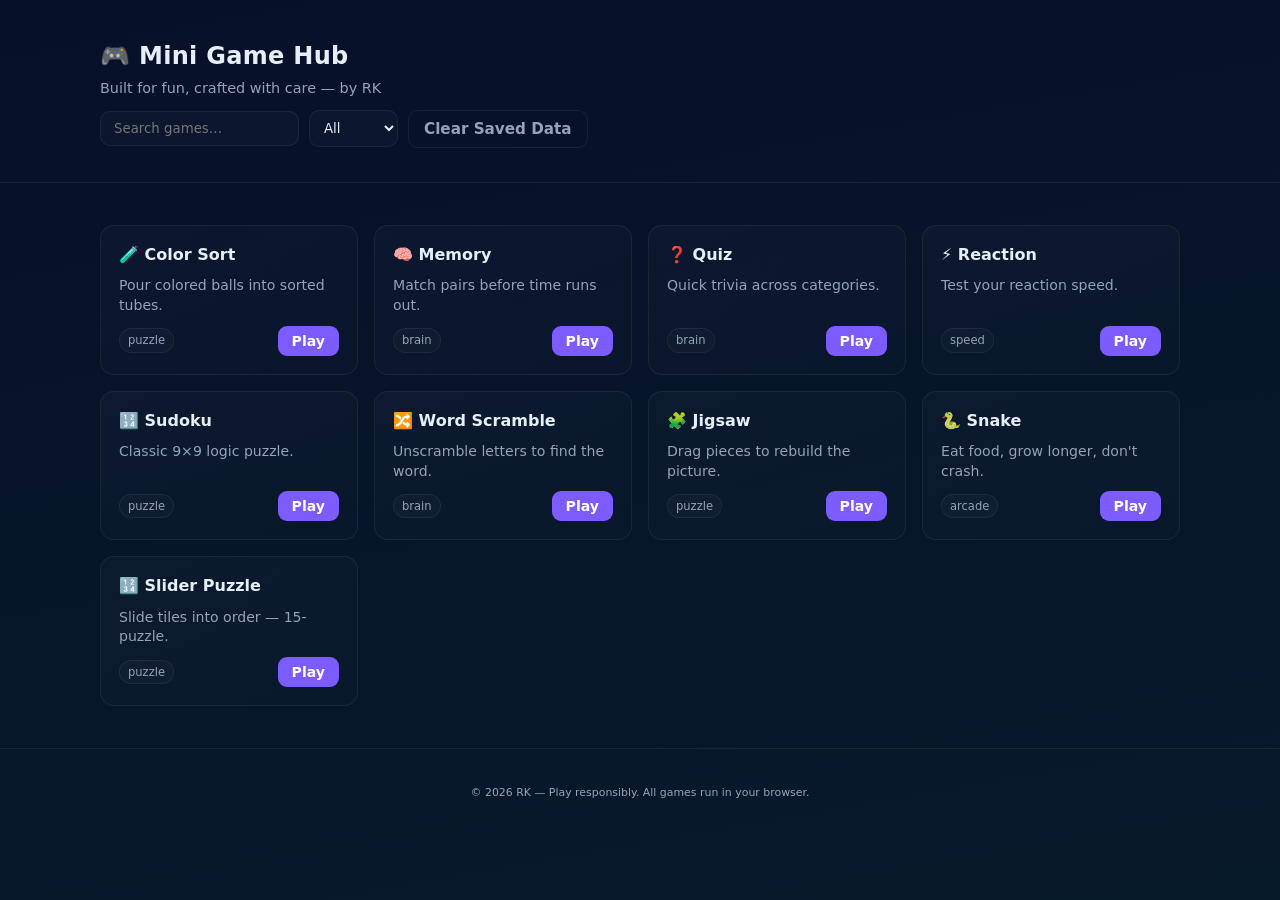
<file: index.html>
<!doctype html>
<html lang="en">
<head>
<meta charset="utf-8"/>
<meta name="viewport" content="width=device-width,initial-scale=1"/>
<title>Mini Game Hub — by RK</title>
<meta name="description" content="Mini Game Hub — 8 browser games, no install needed."/>
<style>
/* ============================================================
   GLOBAL BASE
   ============================================================ */
:root{
  --bg:#071029; --surface:rgba(255,255,255,0.025); --border:rgba(255,255,255,0.06);
  --accent:#7c5cff; --accent2:#06b6d4; --muted:#94a3b8;
  --green:#22c55e; --red:#ef4444; --yellow:#eab308;
  --radius:14px; --gap:16px; --max:1120px;
  color-scheme:dark;
  font-family:Inter,"Segoe UI",system-ui,-apple-system,Arial,sans-serif;
}
*{box-sizing:border-box;margin:0;padding:0}
html,body{height:100%;-webkit-font-smoothing:antialiased}
body{background:linear-gradient(170deg,#071029 0%,#071a2a 100%);color:#e6eef8;line-height:1.4}
.container{max-width:var(--max);margin:0 auto;padding:20px}
button{cursor:pointer;font-family:inherit}
input,select,textarea{font-family:inherit;color:inherit}
.hidden{display:none!important}
.btn{
  background:var(--accent);border:none;color:#fff;
  padding:9px 15px;border-radius:10px;font-weight:600;font-size:0.95rem;
  transition:transform .12s,box-shadow .12s;
}
.btn:hover{transform:translateY(-1px);box-shadow:0 8px 22px rgba(124,92,255,.22)}
.btn:active{transform:translateY(1px)}
.btn-ghost{background:transparent;border:1px solid var(--border);color:var(--muted)}
.btn-ghost:hover{border-color:rgba(255,255,255,.12);color:#e6eef8}
.back-btn{
  background:transparent;border:none;color:var(--muted);
  font-size:0.9rem;padding:6px 0;margin-bottom:10px;
}
.back-btn:hover{color:#e6eef8}
.sr-only{position:absolute!important;height:1px;width:1px;overflow:hidden;clip:rect(1px,1px,1px,1px);white-space:nowrap}

/* ============================================================
   HUB — header, grid, footer
   ============================================================ */
.hub{display:block}
.site-header{padding:20px 0 14px;border-bottom:1px solid var(--border)}
.brand{font-size:1.5rem;font-weight:700;letter-spacing:.3px}
.tagline{color:var(--muted);font-size:.9rem;margin-top:4px}
.controls{display:flex;gap:10px;align-items:center;margin-top:12px;flex-wrap:wrap}
.controls input[type="search"]{
  background:var(--surface);border:1px solid var(--border);
  padding:9px 13px;border-radius:10px;min-width:180px;outline:none;
}
.controls input[type="search"]:focus{border-color:rgba(124,92,255,.4)}
.controls select{
  background:var(--surface);border:1px solid var(--border);
  padding:9px 10px;border-radius:10px;
}
.games-grid{
  display:grid;
  grid-template-columns:repeat(auto-fill,minmax(210px,1fr));
  gap:var(--gap);margin:22px 0;
}
.card{
  background:linear-gradient(160deg,rgba(255,255,255,.025),rgba(255,255,255,.01));
  border:1px solid var(--border);border-radius:var(--radius);
  padding:18px;display:flex;flex-direction:column;gap:10px;
  min-height:140px;cursor:pointer;
  transition:transform .17s,box-shadow .17s;
  position:relative;
}
.card:hover,.card:focus-within{transform:translateY(-5px);box-shadow:0 14px 32px rgba(0,0,0,.45)}
.card h3{font-size:1rem;font-weight:600}
.card p{color:var(--muted);font-size:.88rem}
.card .meta{margin-top:auto;display:flex;justify-content:space-between;align-items:center}
.card .badge{font-size:.72rem;background:var(--surface);border:1px solid var(--border);padding:3px 8px;border-radius:20px;color:var(--muted)}
.card .play{
  background:var(--accent);color:#fff;border:none;
  padding:7px 14px;border-radius:9px;font-size:.88rem;font-weight:600;
  text-decoration:none;
}
.card .play:hover{background:#6d4ff0}
.footer-actions{display:flex;gap:10px;justify-content:center;margin:10px 0 20px}
.site-footer{border-top:1px solid var(--border);padding:14px 0;text-align:center;color:var(--muted);font-size:.82rem}
.no-results{color:var(--muted);text-align:center;padding:40px;grid-column:1/-1}

/* ============================================================
   GAME PANE (fullscreen overlay when a game is open)
   ============================================================ */
#gamepane{
  position:fixed;inset:0;background:linear-gradient(170deg,#071029 0%,#071a2a 100%);
  z-index:100;overflow-y:auto;display:none;
}
#gamepane.open{display:block}
.gpanel{max-width:1080px;margin:0 auto;padding:18px}

/* ============================================================
   SHARED GAME STYLES
   ============================================================ */
.game-header{display:flex;align-items:center;gap:14px;margin-bottom:14px;flex-wrap:wrap}
.game-header h1{font-size:1.25rem;font-weight:700}
.game-stat{color:var(--muted);font-size:.9rem}

/* ============================================================
   COLOR SORT
   ============================================================ */
#cs-wrap{text-align:center}
.cs-controls-top{display:flex;gap:10px;align-items:center;justify-content:center;flex-wrap:wrap;margin-bottom:14px}
.cs-controls-top select{background:var(--surface);border:1px solid var(--border);padding:8px 10px;border-radius:10px}
#cs-tubes{
  display:flex;gap:14px;justify-content:center;flex-wrap:wrap;margin:18px 0;
}
.tube{
  width:68px;height:220px;border-radius:16px;padding:8px;
  border:2px solid var(--border);
  background:linear-gradient(180deg,rgba(255,255,255,.025),rgba(255,255,255,.01));
  display:flex;flex-direction:column-reverse;align-items:center;
  cursor:pointer;transition:transform .12s,box-shadow .12s;
  box-shadow:0 4px 14px rgba(2,6,23,.4);
}
.tube:hover{transform:translateY(-3px)}
.tube.selected{outline:3px solid rgba(124,92,255,.35);box-shadow:0 8px 24px rgba(124,92,255,.12)}
.tube.hint-glow{animation:hintPulse .9s ease infinite alternate}
@keyframes hintPulse{from{box-shadow:0 0 0 rgba(34,197,94,.1)}to{box-shadow:0 0 20px rgba(34,197,94,.25)}}
.tube.win-pop{animation:winPop .4s ease}
@keyframes winPop{0%{transform:scale(1)}50%{transform:scale(1.07)}100%{transform:scale(1)}}
.ball{
  width:40px;height:40px;border-radius:50%;margin:3px 0;flex-shrink:0;
  box-shadow:0 4px 10px rgba(2,6,23,.35),inset 0 -4px 8px rgba(255,255,255,.06);
}
.ball.drop{animation:dropIn .24s cubic-bezier(.2,.9,.2,1) forwards}
@keyframes dropIn{0%{transform:translateY(-14px) scale(.82);opacity:0}60%{transform:translateY(4px) scale(1.05);opacity:1}100%{transform:translateY(0) scale(1)}}
.b-red{background:linear-gradient(180deg,#ff6b6b,#ef4444)}
.b-blue{background:linear-gradient(180deg,#60a5fa,#3b82f6)}
.b-green{background:linear-gradient(180deg,#86efac,#22c55e)}
.b-yellow{background:linear-gradient(180deg,#facc15,#eab308)}
.b-purple{background:linear-gradient(180deg,#c7b3ff,#a855f7)}
.b-cyan{background:linear-gradient(180deg,#67e8f9,#06b6d4)}
.b-orange{background:linear-gradient(180deg,#fdba74,#f97316)}
.b-pink{background:linear-gradient(180deg,#f9a8d4,#ec4899)}
.cs-actions{display:flex;gap:10px;justify-content:center;flex-wrap:wrap}
#cs-nextLevel{margin-left:8px}
.cs-help{color:var(--muted);font-size:.85rem;margin-top:10px}
#cs-confetti{position:fixed;inset:0;pointer-events:none;z-index:999}

/* ============================================================
   MEMORY GAME
   ============================================================ */
#mem-wrap{text-align:center}
.mem-controls{display:flex;gap:10px;align-items:center;justify-content:center;flex-wrap:wrap;margin-bottom:14px}
.mem-controls select{background:var(--surface);border:1px solid var(--border);padding:8px 10px;border-radius:10px}
#mem-grid{
  display:grid;gap:10px;margin:14px auto;
  width:fit-content;
}
.mem-card{
  width:70px;height:70px;border-radius:10px;display:flex;align-items:center;justify-content:center;
  font-size:1.5rem;
  background:var(--surface);border:1px solid var(--border);cursor:pointer;
  user-select:none;
  transition:transform .18s,background .14s;
}
.mem-card.flipped,.mem-card.matched{background:rgba(124,92,255,.15);border-color:rgba(124,92,255,.3);transform:scale(1.06)}
.mem-card.matched{background:rgba(34,197,94,.12);border-color:rgba(34,197,94,.25);cursor:default;transform:none}
.mem-card:not(.flipped):not(.matched):hover{transform:scale(1.04)}
.mem-modal{
  position:fixed;inset:0;background:rgba(0,0,0,.7);display:flex;align-items:center;justify-content:center;z-index:200;
}
.mem-modal-box{background:#0f1724;border:1px solid var(--border);border-radius:var(--radius);padding:28px;text-align:center;max-width:340px}
.mem-modal-box p{margin-bottom:16px}

/* ============================================================
   QUIZ GAME
   ============================================================ */
#quiz-wrap{}
.quiz-categories{display:flex;gap:10px;flex-wrap:wrap;margin:10px 0}
.quiz-cat-btn{
  background:var(--surface);border:1px solid var(--border);color:#e6eef8;
  padding:10px 16px;border-radius:10px;font-size:.92rem;
  transition:background .12s,border-color .12s;
}
.quiz-cat-btn:hover{background:rgba(124,92,255,.12);border-color:rgba(124,92,255,.3)}
.quiz-diff-btns{display:flex;gap:10px;flex-wrap:wrap;margin:10px 0}
.quiz-progress{height:6px;background:var(--surface);border-radius:10px;margin:10px 0;overflow:hidden}
.quiz-progress-bar{height:100%;background:var(--accent);border-radius:10px;transition:width .3s}
#quiz-question{font-size:1.1rem;font-weight:600;margin:10px 0 14px}
.quiz-options{display:grid;grid-template-columns:1fr 1fr;gap:10px;margin-bottom:12px}
.quiz-opt{
  background:var(--surface);border:1px solid var(--border);color:#e6eef8;
  padding:12px 14px;border-radius:10px;text-align:left;font-size:.9rem;
  transition:background .12s,border-color .12s;
}
.quiz-opt:hover:not(:disabled){background:rgba(124,92,255,.1);border-color:rgba(124,92,255,.25)}
.quiz-opt.correct{background:rgba(34,197,94,.15)!important;border-color:rgba(34,197,94,.4)!important;color:#86efac}
.quiz-opt.wrong{background:rgba(239,68,68,.12)!important;border-color:rgba(239,68,68,.3)!important;color:#fca5a5}
.quiz-opt:disabled{cursor:default;opacity:.85}
#quiz-explanation{color:var(--muted);font-size:.88rem;margin:8px 0;min-height:20px}
.quiz-info{color:var(--muted);font-size:.88rem;margin:6px 0}
.quiz-result{text-align:center;padding:30px 0}
.quiz-result h2{font-size:1.4rem;margin-bottom:10px}
.quiz-result p{color:var(--muted);margin-bottom:6px}
.quiz-result .big{font-size:2rem;font-weight:700;color:#e6eef8;margin:10px 0}

/* ============================================================
   REACTION SPEED
   ============================================================ */
#rxn-wrap{text-align:center}
#rxn-box{
  width:240px;height:240px;border-radius:var(--radius);margin:24px auto;
  display:none;cursor:pointer;transition:background .1s;
}
#rxn-box.waiting{background:var(--red);display:flex;align-items:center;justify-content:center;color:#fff;font-size:.9rem}
#rxn-box.go{background:var(--green);display:flex;align-items:center;justify-content:center;color:#fff;font-size:1.4rem;font-weight:700}
#rxn-msg{color:var(--muted);font-size:1rem;margin:14px 0}
.rxn-stats{display:flex;gap:24px;justify-content:center;margin:12px 0;flex-wrap:wrap}
.rxn-stat{text-align:center}
.rxn-stat strong{display:block;font-size:1.3rem;color:#e6eef8}
.rxn-stat span{color:var(--muted);font-size:.82rem}

/* ============================================================
   SUDOKU
   ============================================================ */
#sdk-wrap{}
.sdk-top{display:flex;gap:10px;align-items:center;flex-wrap:wrap;margin-bottom:12px}
.sdk-top select{background:var(--surface);border:1px solid var(--border);padding:8px 10px;border-radius:10px}
.sdk-area{display:flex;gap:18px;align-items:flex-start;flex-wrap:wrap}
.sdk-board{
  display:grid;
  grid-template-columns:repeat(9,52px);
  grid-template-rows:repeat(9,52px);
  gap:4px;padding:10px;
  background:var(--surface);border:1px solid var(--border);
  border-radius:var(--radius);box-shadow:0 12px 30px rgba(2,6,23,.5);
  position:relative;
}
.sdk-cell{
  width:52px;height:52px;display:flex;align-items:center;justify-content:center;
  background:rgba(255,255,255,.02);border:1px solid rgba(255,255,255,.04);
  border-radius:6px;font-size:1rem;font-weight:600;cursor:pointer;
  position:relative;user-select:none;outline:none;
  transition:background .1s,transform .1s;
}
.sdk-cell:focus,.sdk-cell:hover{background:rgba(124,92,255,.08);transform:scale(1.04)}
.sdk-cell.prefilled{background:rgba(255,255,255,.04);color:#cbd5e1;cursor:default;font-weight:700}
.sdk-cell.selected{background:rgba(124,92,255,.15)!important;outline:2px solid rgba(124,92,255,.4)}
.sdk-cell.error{background:rgba(239,68,68,.13);color:#fca5a5}
.sdk-cell.related{background:rgba(124,92,255,.05)}
/* thick box borders via nth-child */
.sdk-cell:nth-child(9n+4),.sdk-cell:nth-child(9n+7){border-left:2px solid rgba(255,255,255,.12)}
.sdk-cell:nth-child(n+19):nth-child(-n+27),.sdk-cell:nth-child(n+46):nth-child(-n+54){border-top:2px solid rgba(255,255,255,.12)}
.sdk-pencil{
  position:absolute;inset:3px;display:grid;grid-template-columns:repeat(3,1fr);
  font-size:.5rem;color:var(--muted);pointer-events:none;
  align-items:center;justify-items:center;
}
.sdk-controls{display:flex;flex-direction:column;gap:12px;min-width:200px}
.sdk-pad{display:grid;grid-template-columns:repeat(3,1fr);gap:7px}
.sdk-num{
  padding:10px;border-radius:8px;border:1px solid var(--border);
  background:var(--surface);color:#e6eef8;font-weight:700;font-size:1rem;
  transition:background .1s,transform .1s;
}
.sdk-num:hover{background:rgba(124,92,255,.12)}
.sdk-num:active{transform:scale(.96)}
.sdk-actions{display:flex;flex-wrap:wrap;gap:8px}
.sdk-msg{min-height:24px;color:var(--muted);font-size:.9rem;margin-top:4px}
.sdk-stat{color:var(--muted);font-size:.88rem;margin:4px 0}
@media(max-width:640px){
  .sdk-area{flex-direction:column;align-items:center}
  .sdk-board{grid-template-columns:repeat(9,38px);grid-template-rows:repeat(9,38px)}
  .sdk-cell{width:38px;height:38px;font-size:.8rem}
}

/* ============================================================
   WORD SCRAMBLE
   ============================================================ */
#ws-wrap{text-align:center}
.ws-level-btns{display:flex;gap:10px;justify-content:center;margin-bottom:14px;flex-wrap:wrap}
.ws-word{font-size:2.8rem;font-weight:800;letter-spacing:.2rem;margin:18px 0;color:#e6eef8;word-break:break-all}
.ws-input-row{display:flex;gap:10px;justify-content:center;flex-wrap:wrap;margin-bottom:10px}
.ws-input-row input{
  background:var(--surface);border:1px solid var(--border);
  padding:11px 14px;border-radius:10px;font-size:1rem;
  outline:none;width:220px;
}
.ws-input-row input:focus{border-color:rgba(124,92,255,.4)}
.ws-msg{min-height:28px;font-size:1rem;margin:6px 0}
.ws-stars{font-size:1.2rem;letter-spacing:2px;min-height:28px;margin:4px 0}
.ws-hint{color:var(--muted);font-size:.85rem;margin:8px 0;cursor:pointer;text-decoration:underline}
.ws-teacher{margin-top:20px;padding-top:16px;border-top:1px solid var(--border);text-align:left}
.ws-teacher textarea{
  background:var(--surface);border:1px solid var(--border);
  width:100%;padding:10px;border-radius:10px;margin-top:8px;resize:vertical;
  min-height:70px;
}

/* ============================================================
   JIGSAW — NEW improved version
   ============================================================ */
#jig-wrap{text-align:center}
.jig-levels{display:flex;gap:10px;justify-content:center;margin-bottom:14px;flex-wrap:wrap}
#jig-board{
  display:grid;gap:2px;margin:0 auto;
  border:2px solid var(--border);border-radius:10px;overflow:hidden;
  width:fit-content;touch-action:none;
}
.jig-piece{
  cursor:grab;transition:filter .1s,transform .1s;background-size:cover;background-repeat:no-repeat;
}
.jig-piece:active{cursor:grabbing}
.jig-piece.drag-over{filter:brightness(1.4);transform:scale(1.06)}
.jig-piece.correct-place{box-shadow:inset 0 0 0 3px rgba(34,197,94,.5)}
.jig-piece.selected-piece{outline:3px solid rgba(124,92,255,.7);z-index:2}
#jig-msg{margin-top:12px;font-size:1rem;min-height:24px}
.jig-preview{width:80px;height:80px;object-fit:cover;border-radius:8px;border:1px solid var(--border);margin:0 auto 10px}

/* ============================================================
   SNAKE GAME (NEW)
   ============================================================ */
#snk-wrap{text-align:center}
#snk-canvas{
  border:2px solid var(--border);border-radius:10px;
  background:#060e1c;display:block;margin:14px auto;
  touch-action:none;
}
.snk-controls{display:flex;gap:10px;justify-content:center;flex-wrap:wrap;margin:8px 0}
.snk-dpad{display:grid;grid-template-columns:repeat(3,52px);grid-template-rows:repeat(3,52px);gap:4px;margin:12px auto;width:fit-content}
.snk-dpad button{width:52px;height:52px;border-radius:10px;border:1px solid var(--border);background:var(--surface);color:#e6eef8;font-size:1.2rem}
.snk-dpad button:active{background:rgba(124,92,255,.2)}
.snk-empty{background:transparent!important;border:none!important;pointer-events:none}
.snk-stat{font-size:.9rem;color:var(--muted);margin:4px 0}

/* ============================================================
   NUMBER SLIDER — 15-puzzle (NEW)
   ============================================================ */
#sldr-wrap{text-align:center}
#sldr-board{
  display:grid;grid-template-columns:repeat(4,80px);
  grid-template-rows:repeat(4,80px);gap:6px;
  margin:16px auto;width:fit-content;
}
.sldr-tile{
  width:80px;height:80px;border-radius:12px;
  background:linear-gradient(135deg,rgba(124,92,255,.18),rgba(6,182,212,.10));
  border:1px solid var(--border);
  display:flex;align-items:center;justify-content:center;
  font-size:1.4rem;font-weight:700;cursor:pointer;
  transition:transform .1s,background .1s;
  user-select:none;
}
.sldr-tile:hover{background:rgba(124,92,255,.25);transform:scale(1.04)}
.sldr-tile.empty{background:rgba(255,255,255,.025)!important;border-color:rgba(255,255,255,.04)!important;cursor:default}
.sldr-tile.correct-pos{border-color:rgba(34,197,94,.4)!important;background:rgba(34,197,94,.08)!important}
#sldr-msg{font-size:1rem;min-height:24px;margin:8px 0}
@media(max-width:420px){
  #sldr-board{grid-template-columns:repeat(4,64px);grid-template-rows:repeat(4,64px)}
  .sldr-tile{width:64px;height:64px;font-size:1.1rem}
}

/* ============================================================
   RESPONSIVE
   ============================================================ */
@media(max-width:520px){
  .controls{flex-direction:column;align-items:stretch}
  .controls input[type="search"]{width:100%}
  .quiz-options{grid-template-columns:1fr}
  .mem-card{width:58px;height:58px;font-size:1.2rem}
  .tube{width:52px;height:190px}
  .ball{width:32px;height:32px}
}
@media(prefers-reduced-motion:reduce){
  *{animation:none!important;transition:none!important;transform:none!important}
}
</style>
</head>
<body>

<!-- ===================== HUB ===================== -->
<div class="hub" id="hub">
  <header class="site-header" role="banner">
    <div class="container">
      <h1 class="brand">🎮 Mini Game Hub</h1>
      <p class="tagline">Built for fun, crafted with care — by RK</p>
      <div class="controls">
        <label for="search" class="sr-only">Search games</label>
        <input id="search" type="search" placeholder="Search games…" aria-label="Search games"/>
        <select id="cat-filter" aria-label="Filter by category">
          <option value="all">All</option>
          <option value="puzzle">Puzzle</option>
          <option value="brain">Brain</option>
          <option value="speed">Speed</option>
          <option value="arcade">Arcade</option>
        </select>
        <button class="btn btn-ghost" id="clearStorage">Clear Saved Data</button>
      </div>
    </div>
  </header>
  <main class="container" id="main" role="main">
    <section id="gamesGrid" class="games-grid" aria-live="polite"></section>
  </main>
  <footer class="site-footer">
    <div class="container"><small>© <span id="year"></span> RK — Play responsibly. All games run in your browser.</small></div>
  </footer>
</div>

<!-- ===================== GAME PANE ===================== -->
<div id="gamepane" role="dialog" aria-modal="true" aria-label="Game">
  <div class="gpanel" id="gamecontent"></div>
</div>

<!-- ===================== CONFETTI CANVAS ===================== -->
<canvas id="confettiCanvas" style="position:fixed;inset:0;pointer-events:none;z-index:9999;width:100%;height:100%;" aria-hidden="true"></canvas>

<script>
/* ============================================================
   HUB DATA — 8 games (6 original fixed + 2 new)
   ============================================================ */
const GAMES = [
  { id:"color-sort", title:"🧪 Color Sort", desc:"Pour colored balls into sorted tubes.", category:"puzzle" },
  { id:"memory",     title:"🧠 Memory",     desc:"Match pairs before time runs out.",    category:"brain"  },
  { id:"quiz",       title:"❓ Quiz",        desc:"Quick trivia across categories.",      category:"brain"  },
  { id:"reaction",   title:"⚡ Reaction",   desc:"Test your reaction speed.",            category:"speed"  },
  { id:"sudoku",     title:"🔢 Sudoku",     desc:"Classic 9×9 logic puzzle.",           category:"puzzle" },
  { id:"word-scramble", title:"🔀 Word Scramble", desc:"Unscramble letters to find the word.", category:"brain" },
  { id:"jigsaw",    title:"🧩 Jigsaw",     desc:"Drag pieces to rebuild the picture.",  category:"puzzle" },
  { id:"snake",     title:"🐍 Snake",      desc:"Eat food, grow longer, don't crash.",  category:"arcade" },
  { id:"slider",    title:"🔢 Slider Puzzle", desc:"Slide tiles into order — 15-puzzle.", category:"puzzle" },
];

/* ---- Hub render ---- */
const grid = document.getElementById("gamesGrid");
const searchEl = document.getElementById("search");
const catFilter = document.getElementById("cat-filter");
document.getElementById("year").textContent = new Date().getFullYear();

function createCard(g){
  const card = document.createElement("article");
  card.className = "card"; card.tabIndex = 0;
  card.dataset.category = g.category;
  card.innerHTML = `
    <h3>${g.title}</h3>
    <p>${g.desc}</p>
    <div class="meta">
      <span class="badge">${g.category}</span>
      <button class="play" aria-label="Play ${g.title}">Play</button>
    </div>`;
  const open = () => openGame(g.id);
  card.querySelector(".play").addEventListener("click", e => { e.stopPropagation(); open(); });
  card.addEventListener("click", e => { if(e.target.classList.contains("play")) return; open(); });
  card.addEventListener("keydown", e => { if(e.key==="Enter"||e.key===" "){ e.preventDefault(); open(); }});
  return card;
}

function renderHub(list){
  grid.innerHTML = "";
  if(!list.length){
    grid.innerHTML = '<p class="no-results">No games found. Try a different search.</p>';
    return;
  }
  const frag = document.createDocumentFragment();
  list.forEach(g => frag.appendChild(createCard(g)));
  grid.appendChild(frag);
}
renderHub(GAMES);

function applyFilters(){
  const q = searchEl.value.trim().toLowerCase();
  const cat = catFilter.value;
  renderHub(GAMES.filter(g => {
    const mq = !q || g.title.toLowerCase().includes(q) || g.desc.toLowerCase().includes(q);
    const mc = cat==="all" || g.category===cat;
    return mq && mc;
  }));
}
searchEl.addEventListener("input", applyFilters);
catFilter.addEventListener("change", applyFilters);
document.getElementById("clearStorage").addEventListener("click", () => {
  if(!confirm("Clear all saved game data?")) return;
  localStorage.clear();
  alert("Cleared.");
});
document.addEventListener("keydown", e => { if(e.key==="/" && searchEl){ e.preventDefault(); searchEl.focus(); }});

/* ============================================================
   GAME PANE ROUTER
   ============================================================ */
const pane = document.getElementById("gamepane");
const content = document.getElementById("gamecontent");
let activeGame = null, gameCleanup = null;

function openGame(id){
  if(gameCleanup){ gameCleanup(); gameCleanup = null; }
  content.innerHTML = "";
  pane.classList.add("open");
  document.body.style.overflow = "hidden";
  activeGame = id;

  const backBtn = document.createElement("button");
  backBtn.className = "back-btn";
  backBtn.innerHTML = "← Back to Hub";
  backBtn.addEventListener("click", closeGame);

  const gameHeader = document.createElement("div");
  gameHeader.className = "game-header";
  gameHeader.appendChild(backBtn);

  content.appendChild(gameHeader);

  const wrap = document.createElement("div");
  content.appendChild(wrap);

  switch(id){
    case "color-sort":   gameCleanup = initColorSort(wrap);   break;
    case "memory":       gameCleanup = initMemory(wrap);       break;
    case "quiz":         gameCleanup = initQuiz(wrap);         break;
    case "reaction":     gameCleanup = initReaction(wrap);     break;
    case "sudoku":       gameCleanup = initSudoku(wrap);       break;
    case "word-scramble":gameCleanup = initWordScramble(wrap); break;
    case "jigsaw":       gameCleanup = initJigsaw(wrap);       break;
    case "snake":        gameCleanup = initSnake(wrap);        break;
    case "slider":       gameCleanup = initSlider(wrap);       break;
  }
}

function closeGame(){
  if(gameCleanup){ gameCleanup(); gameCleanup = null; }
  pane.classList.remove("open");
  document.body.style.overflow = "";
  content.innerHTML = "";
  activeGame = null;
}

document.addEventListener("keydown", e => { if(e.key==="Escape" && activeGame) closeGame(); });

/* ============================================================
   CONFETTI
   ============================================================ */
(function setupConfetti(){
  const canvas = document.getElementById("confettiCanvas");
  if(!canvas) return;
  const ctx = canvas.getContext("2d");
  let W,H, particles=[], raf=null;
  function resize(){ W=canvas.width=window.innerWidth; H=canvas.height=window.innerHeight; }
  window.addEventListener("resize",resize); resize();
  function rand(a,b){return Math.random()*(b-a)+a;}
  function burst(x,y,n=60){
    for(let i=0;i<n;i++) particles.push({
      x:x||W/2,y:y||H/3,vx:rand(-7,7),vy:rand(-13,-3),
      size:rand(5,11),rot:rand(0,360),
      color:`hsl(${Math.floor(rand(0,360))}deg 75% 60%)`,
      drag:.979,life:0,ttl:rand(65,130)
    });
    if(!raf) loop();
  }
  function loop(){
    ctx.clearRect(0,0,W,H);
    for(let i=particles.length-1;i>=0;i--){
      const p=particles[i];
      p.vy+=.35;p.vx*=p.drag;p.vy*=.997;
      p.x+=p.vx;p.y+=p.vy;p.rot+=p.vx*.6;p.life++;
      ctx.save();ctx.translate(p.x,p.y);ctx.rotate(p.rot*Math.PI/180);
      ctx.fillStyle=p.color;ctx.fillRect(-p.size/2,-p.size/2,p.size,p.size*.6);
      ctx.restore();
      if(p.y>H+60||p.life>p.ttl) particles.splice(i,1);
    }
    raf=particles.length?requestAnimationFrame(loop):(raf=null);
  }
  window.confettiBurst=burst;
})();

/* ============================================================
   COLOR SORT GAME — fixed: correct sound paths, audio unlock
   ============================================================ */
function initColorSort(wrap){
  wrap.id="cs-wrap";
  wrap.innerHTML=`
    <div style="text-align:center">
      <h1 style="margin-bottom:10px">🧪 Color Sort</h1>
      <div class="cs-controls-top">
        <select id="cs-diff">
          <option value="easy">Easy (4 balls)</option>
          <option value="medium">Medium (6 balls)</option>
          <option value="hard">Hard (8 balls)</option>
        </select>
        <span class="game-stat" id="cs-info">Level 1 · Moves: 0 · Best: --</span>
      </div>
      <div id="cs-tubes"></div>
      <div class="cs-actions">
        <button class="btn" id="cs-hint">💡 Hint</button>
        <button class="btn btn-ghost" id="cs-undo">↩ Undo</button>
        <button class="btn btn-ghost" id="cs-reset">🔄 Reset</button>
        <button class="btn hidden" id="cs-next">➡ Next Level</button>
      </div>
      <p class="cs-help">Tap a tube to select, then tap another to pour.</p>
    </div>`;

  const COLORS=["red","blue","green","yellow","purple","cyan","orange","pink"];
  const DIFF={easy:4,medium:6,hard:8};
  const diffEl=wrap.querySelector("#cs-diff");
  const tubesEl=wrap.querySelector("#cs-tubes");
  const infoEl=wrap.querySelector("#cs-info");
  const nextBtn=wrap.querySelector("#cs-next");
  const prefRed=window.matchMedia("(prefers-reduced-motion:reduce)").matches;

  let level=1,difficulty=localStorage.getItem("cs_diff")||"easy",MAX=DIFF[difficulty];
  let tubes=[],selected=null,moves=0,history=[];
  diffEl.value=difficulty;

  // Simple audio using Web Audio API tones — no external files needed
  let audioCtx=null;
  function getCtx(){ if(!audioCtx) audioCtx=new(window.AudioContext||window.webkitAudioContext)(); return audioCtx; }
  function beep(freq,dur,type="sine"){
    try{
      const ac=getCtx(); const o=ac.createOscillator(); const g=ac.createGain();
      o.connect(g); g.connect(ac.destination);
      o.frequency.value=freq; o.type=type;
      g.gain.setValueAtTime(.2,ac.currentTime);
      g.gain.exponentialRampToValueAtTime(.001,ac.currentTime+dur);
      o.start(); o.stop(ac.currentTime+dur);
    }catch(e){}
  }
  function playPour(){beep(440,.12)}
  function playWrong(){beep(180,.18,"sawtooth")}
  function playWin(){[520,620,720].forEach((f,i)=>setTimeout(()=>beep(f,.2),i*110))}

  function bestKey(){return`cs_best_${difficulty}_${level}`;}
  function updateInfo(){
    const b=localStorage.getItem(bestKey())||"--";
    infoEl.textContent=`Level ${level} · Moves: ${moves} · Best: ${b}`;
  }

  function generate(){
    const count=Math.min(3+level,COLORS.length);
    const used=COLORS.slice(0,count);
    let pool=[];
    used.forEach(c=>{for(let i=0;i<MAX;i++) pool.push(c);});
    for(let i=pool.length-1;i>0;i--){const j=Math.floor(Math.random()*(i+1));[pool[i],pool[j]]=[pool[j],pool[i]];}
    const res=[];
    for(let i=0;i<count;i++) res.push(pool.splice(0,MAX));
    res.push([]); res.push([]);
    return res;
  }

  function render(){
    tubesEl.innerHTML="";
    tubes.forEach((tube,i)=>{
      const t=document.createElement("div");
      t.className="tube"; t.tabIndex=0;
      t.setAttribute("role","listitem");
      if(i===selected) t.classList.add("selected");
      tube.forEach((c,idx)=>{
        const b=document.createElement("div");
        b.className=`ball b-${c}`;
        if(!prefRed){b.classList.add("drop");b.style.animationDelay=`${idx*20}ms`;}
        t.appendChild(b);
      });
      t.addEventListener("click",()=>clickTube(i));
      t.addEventListener("touchstart",e=>{e.preventDefault();clickTube(i);},{passive:false});
      t.addEventListener("keydown",e=>{if(e.key==="Enter"||e.key===" "){e.preventDefault();clickTube(i);}});
      tubesEl.appendChild(t);
    });
    updateInfo();
  }

  function clickTube(i){
    if(selected===null){
      if(!tubes[i].length) return;
      selected=i; render();
    } else {
      if(selected===i){selected=null;render();return;}
      const a=selected,b=i;
      if(!tubes[a].length||tubes[b].length===MAX){playWrong();selected=null;render();return;}
      const cTop=tubes[a][tubes[a].length-1];
      const tTop=tubes[b][tubes[b].length-1];
      if(!tTop||tTop===cTop){
        history.push(JSON.parse(JSON.stringify({tubes,moves})));
        tubes[a].pop(); tubes[b].push(cTop); moves++; playPour();
        localStorage.setItem(`cs_save`,JSON.stringify({level,difficulty,tubes,moves}));
        checkWin(); selected=null; render();
      } else { playWrong(); selected=null; render(); }
    }
  }

  function checkWin(){
    const win=tubes.every(t=>!t.length||(t.length===MAX&&t.every(c=>c===t[0])));
    if(win){
      const b=Number(localStorage.getItem(bestKey()))||Infinity;
      if(moves<b) localStorage.setItem(bestKey(),moves);
      playWin();
      tubes.forEach((_,i)=>{ const el=tubesEl.children[i]; if(el) el.classList.add("win-pop"); });
      nextBtn.classList.remove("hidden");
      confettiBurst();
    }
  }

  wrap.querySelector("#cs-hint").addEventListener("click",()=>{
    wrap.querySelectorAll(".tube").forEach(t=>t.classList.remove("hint-glow"));
    for(let i=0;i<tubes.length;i++){
      for(let j=0;j<tubes.length;j++){
        if(i===j) continue;
        if(!tubes[i].length||tubes[j].length===MAX) continue;
        const ti=tubes[i][tubes[i].length-1], tj=tubes[j][tubes[j].length-1];
        if(!tj||ti===tj){
          [tubesEl.children[i],tubesEl.children[j]].forEach(el=>{
            if(el){el.classList.add("hint-glow");setTimeout(()=>el.classList.remove("hint-glow"),1400);}
          });
          return;
        }
      }
    }
  });

  wrap.querySelector("#cs-undo").addEventListener("click",()=>{
    if(!history.length) return;
    const p=history.pop(); tubes=p.tubes; moves=p.moves; render();
  });

  wrap.querySelector("#cs-reset").addEventListener("click",start);
  nextBtn.addEventListener("click",()=>{level++;start();});

  diffEl.addEventListener("change",()=>{
    difficulty=diffEl.value; MAX=DIFF[difficulty];
    localStorage.setItem("cs_diff",difficulty); start();
  });

  function start(){
    history=[]; moves=0; selected=null;
    tubes=generate(); nextBtn.classList.add("hidden"); render();
  }

  // load saved
  try{
    const d=JSON.parse(localStorage.getItem("cs_save")||"null");
    if(d&&d.difficulty===difficulty){({level,difficulty,tubes,moves}=d);MAX=DIFF[difficulty];diffEl.value=difficulty;render();}
    else start();
  }catch{start();}

  return ()=>{ if(audioCtx){audioCtx.close().catch(()=>{}); audioCtx=null;} };
}

/* ============================================================
   MEMORY GAME — fixed: touch+click double-flip bug
   ============================================================ */
function initMemory(wrap){
  wrap.id="mem-wrap";
  wrap.innerHTML=`
    <div style="text-align:center">
      <h1 style="margin-bottom:10px">🧠 Memory</h1>
      <div class="mem-controls">
        <select id="mem-level">
          <option value="4">Easy (4×4)</option>
          <option value="6">Hard (6×6)</option>
        </select>
        <span class="game-stat">Moves: <strong id="mem-moves">0</strong> · Time: <strong id="mem-time">0</strong>s</span>
        <button class="btn btn-ghost" id="mem-restart">🔄 Restart</button>
      </div>
      <div id="mem-grid"></div>
    </div>
    <div id="mem-modal" class="mem-modal hidden" role="dialog" aria-modal="true">
      <div class="mem-modal-box">
        <p id="mem-modal-msg"></p>
        <button class="btn" id="mem-modal-close">Play Again</button>
      </div>
    </div>`;

  const ICONS=["🍎","🍌","🍇","🍒","🍓","🥝","🍍","🍉","🍑","🥭","🍋","🍊","🍐","🫐","🥥","🥑","🌽","🫒"];
  const gridEl=wrap.querySelector("#mem-grid");
  const movesEl=wrap.querySelector("#mem-moves");
  const timeEl=wrap.querySelector("#mem-time");
  const levelSel=wrap.querySelector("#mem-level");
  const modal=wrap.querySelector("#mem-modal");
  const modalMsg=wrap.querySelector("#mem-modal-msg");

  let cards=[],flipped=[],moves=0,lock=false,time=0,timerID=null;

  function stopTimer(){clearInterval(timerID);timerID=null;}
  function startTimer(){if(timerID)return;timerID=setInterval(()=>{time++;timeEl.textContent=time;},1000);}

  function shuffle(a){for(let i=a.length-1;i>0;i--){const j=Math.floor(Math.random()*(i+1));[a[i],a[j]]=[a[j],a[i]];}return a;}

  function createBoard(){
    const size=Number(levelSel.value);
    const pairs=size*size/2;
    gridEl.innerHTML="";
    gridEl.style.gridTemplateColumns=`repeat(${size},1fr)`;
    gridEl.style.maxWidth=`${size*80+size*10}px`;
    moves=0;time=0;flipped=[];lock=false;
    movesEl.textContent=0;timeEl.textContent=0;
    stopTimer();

    const icons=shuffle([...ICONS.slice(0,pairs),...ICONS.slice(0,pairs)]);
    const frag=document.createDocumentFragment();
    icons.forEach(icon=>{
      const c=document.createElement("div");
      c.className="mem-card"; c.dataset.icon=icon; c.textContent="";
      // FIX: use pointer events only — prevents touch+click double-trigger
      c.addEventListener("pointerdown",e=>{e.preventDefault();flipCard(c);});
      frag.appendChild(c);
    });
    gridEl.appendChild(frag);
  }

  function flipCard(card){
    if(lock||card.classList.contains("flipped")||card.classList.contains("matched")) return;
    startTimer();
    card.textContent=card.dataset.icon;
    card.classList.add("flipped");
    flipped.push(card);
    if(flipped.length===2){
      moves++; movesEl.textContent=moves; checkMatch();
    }
  }

  function checkMatch(){
    const [a,b]=flipped;
    if(a.dataset.icon===b.dataset.icon){
      a.classList.add("matched"); b.classList.add("matched"); flipped=[];
      if(wrap.querySelectorAll(".matched").length===Number(levelSel.value)**2){
        stopTimer();
        setTimeout(()=>{
          modalMsg.textContent=`🎉 You won in ${moves} moves and ${time}s!`;
          modal.classList.remove("hidden");
          confettiBurst();
        },300);
      }
    } else {
      lock=true;
      setTimeout(()=>{
        a.textContent="";b.textContent="";
        a.classList.remove("flipped");b.classList.remove("flipped");
        flipped=[];lock=false;
      },750);
    }
  }

  wrap.querySelector("#mem-restart").addEventListener("click",createBoard);
  levelSel.addEventListener("change",createBoard);
  wrap.querySelector("#mem-modal-close").addEventListener("click",()=>{modal.classList.add("hidden");createBoard();});

  createBoard();
  return ()=>stopTimer();
}

/* ============================================================
   QUIZ GAME — fixed: double-trigger on mobile options
   ============================================================ */
function initQuiz(wrap){
  wrap.id="quiz-wrap";
  wrap.innerHTML=`
    <h1 style="margin-bottom:12px">❓ Quiz</h1>
    <div id="qz-cats">
      <p style="color:var(--muted);margin-bottom:8px">Choose a category:</p>
      <div class="quiz-categories">
        <button class="quiz-cat-btn" data-type="fun">🎉 Fun</button>
        <button class="quiz-cat-btn" data-type="technical">💻 Technical</button>
        <button class="quiz-cat-btn" data-type="devops">☁️ DevOps</button>
        <button class="quiz-cat-btn" data-type="dadjokes">😂 Dad Jokes</button>
        <button class="quiz-cat-btn" data-type="mulesoft">🔗 MuleSoft</button>
      </div>
    </div>
    <div id="qz-diff" class="hidden">
      <p style="color:var(--muted);margin-bottom:8px">Choose difficulty:</p>
      <div class="quiz-diff-btns">
        <button class="btn" data-diff="easy">Easy</button>
        <button class="btn" data-diff="medium">Medium</button>
        <button class="btn" data-diff="hard">Hard</button>
      </div>
    </div>
    <div id="qz-game" class="hidden">
      <div class="quiz-progress"><div class="quiz-progress-bar" id="qz-bar"></div></div>
      <p id="qz-question" class="quiz-question" style="font-size:1.05rem;font-weight:600;margin:10px 0 12px"></p>
      <div class="quiz-options" id="qz-opts"></div>
      <p class="quiz-info">⏱️ <span id="qz-time">0</span>s &nbsp;|&nbsp; ⭐ Score: <span id="qz-score">0</span></p>
      <p id="qz-expl" style="color:var(--muted);font-size:.88rem;min-height:20px;margin:6px 0"></p>
      <button class="btn" id="qz-next" disabled>Next →</button>
    </div>
    <div id="qz-result" class="quiz-result hidden">
      <h2>🎉 Complete!</h2>
      <p class="big" id="qz-final"></p>
      <p id="qz-best" style="color:var(--muted)"></p>
      <button class="btn" id="qz-restart" style="margin-top:14px">Play Again</button>
    </div>`;

  const QS={
    fun:[
      {q:"Which planet is the Red Planet?",options:["Earth","Mars","Jupiter","Venus"],answer:1,e:"Mars looks red due to iron oxide."},
      {q:"How many colors in a rainbow?",options:["5","6","7","8"],answer:2,e:"A rainbow has 7 colors."},
      {q:"Ship of the desert is?",options:["Horse","Camel","Donkey","Elephant"],answer:1,e:"Camel is the ship of the desert."},
      {q:"King of fruits in India?",options:["Apple","Banana","Mango","Orange"],answer:2,e:"Mango is the king of fruits in India."},
      {q:"How many days in a leap year?",options:["365","366","364","360"],answer:1,e:"366 days."},
      {q:"Largest ocean on Earth?",options:["Atlantic","Indian","Pacific","Arctic"],answer:2,e:"Pacific Ocean."},
      {q:"National bird of India?",options:["Sparrow","Peacock","Crow","Eagle"],answer:1,e:"Peacock."},
      {q:"How many continents?",options:["5","6","7","8"],answer:2,e:"7 continents."},
      {q:"Which month has 28 days?",options:["February","All months","January","March"],answer:1,e:"All months have at least 28 days."},
      {q:"Tallest land animal?",options:["Elephant","Horse","Camel","Giraffe"],answer:3,e:"Giraffe."},
      {q:"What gas do plants absorb?",options:["Oxygen","Nitrogen","Carbon Dioxide","Hydrogen"],answer:2,e:"CO₂ for photosynthesis."},
      {q:"What is H₂O?",options:["Salt","Water","Hydrogen","Oxygen"],answer:1,e:"Water."},
      {q:"Which metal is liquid at room temperature?",options:["Mercury","Iron","Gold","Aluminum"],answer:0,e:"Mercury."},
      {q:"Smallest prime number?",options:["0","1","2","3"],answer:2,e:"2 is the only even prime."},
      {q:"Mixing red + blue gives?",options:["Green","Purple","Orange","Brown"],answer:1,e:"Purple."},
      {q:"What is the powerhouse of the cell?",options:["Nucleus","Ribosome","Mitochondria","Vacuole"],answer:2,e:"Mitochondria."},
      {q:"How many bones in the adult human body?",options:["196","206","216","226"],answer:1,e:"206 bones."},
      {q:"Which is the largest planet?",options:["Saturn","Neptune","Jupiter","Uranus"],answer:2,e:"Jupiter."},
      {q:"Speed of light (approx)?",options:["300,000 km/s","150,000 km/s","3,000 km/s","30,000 km/s"],answer:0,e:"~299,792 km/s."},
      {q:"Chemical symbol for gold?",options:["Go","Gd","Au","Ag"],answer:2,e:"Au from Latin 'aurum'."},
    ],
    technical:[
      {q:"Which language runs in the browser?",options:["Python","C","JavaScript","Java"],answer:2,e:"JavaScript."},
      {q:"CSS stands for?",options:["Computer Style Sheets","Cascading Style Sheets","Creative Style System","Colorful Style Sheets"],answer:1,e:"Cascading Style Sheets."},
      {q:"Block-scoped variable keyword in JS?",options:["var","let","const","define"],answer:1,e:"`let` is block-scoped."},
      {q:"Parse JSON in JavaScript?",options:["JSON.parse()","parseJSON()","toJSON()","JSON.toObject()"],answer:0,e:"JSON.parse()."},
      {q:"Strict equality operator in JS?",options:["=","==","===","!=="],answer:2,e:"`===` checks value and type."},
      {q:"Array method to add to end?",options:["pop","push","shift","slice"],answer:1,e:"push()."},
      {q:"Exit a loop immediately?",options:["exit","break","stop","continue"],answer:1,e:"break."},
      {q:"HTTP status for Not Found?",options:["200","301","404","500"],answer:2,e:"404."},
      {q:"Version control tool?",options:["Docker","Git","Jenkins","Kubernetes"],answer:1,e:"Git."},
      {q:"Secure web protocol?",options:["HTTP","FTP","SMTP","HTTPS"],answer:3,e:"HTTPS."},
      {q:"Alt text attribute in HTML?",options:["title","alt","src","role"],answer:1,e:"alt attribute."},
      {q:"Schedule a one-time delay in JS?",options:["setInterval","setTimeout","requestAnimationFrame","delay"],answer:1,e:"setTimeout."},
      {q:"CSS viewport-width unit?",options:["em","rem","vw","px"],answer:2,e:"vw."},
      {q:"Convert object to JSON string?",options:["JSON.stringify()","toJSON()","JSON.parse()","stringify()"],answer:0,e:"JSON.stringify()."},
      {q:"Which tag loads external JS?",options:["<script>","<link>","<import>","<js>"],answer:0,e:"<script src='…'>."},
      {q:"What does DOM stand for?",options:["Data Object Model","Document Object Model","Dynamic Object Model","Display Object Manager"],answer:1,e:"Document Object Model."},
      {q:"Flexbox direction property?",options:["display","flex-direction","position","float"],answer:1,e:"flex-direction."},
      {q:"Single-line comment in JS?",options:["## comment","// comment","<!-- comment -->","/* comment */"],answer:1,e:"//"},
      {q:"Which hook manages state in React?",options:["useEffect","useRef","useState","useMemo"],answer:2,e:"useState."},
      {q:"CSS Grid auto column keyword?",options:["auto-fill","auto-place","repeat","grid-auto"],answer:0,e:"auto-fill."},
    ],
    devops:[
      {q:"CI/CD stands for?",options:["Continuous Integration / Continuous Delivery","Continuous Integration / Continuous Deployment","Continuous Improvement / Continuous Delivery","Continuous Integration / Continuous Development"],answer:1,e:"CI/CD = Continuous Integration + Continuous Deployment."},
      {q:"AWS object storage service?",options:["EC2","RDS","S3","Lambda"],answer:2,e:"Amazon S3."},
      {q:"List running Docker containers?",options:["docker ps","docker run","docker build","docker images"],answer:0,e:"docker ps."},
      {q:"AWS serverless compute?",options:["EC2","RDS","Lambda","EBS"],answer:2,e:"AWS Lambda."},
      {q:"Primary IaC tool?",options:["Docker","Terraform","Git","Linux"],answer:1,e:"Terraform."},
      {q:"Default HTTP port?",options:["21","22","80","443"],answer:2,e:"Port 80."},
      {q:"AWS DNS service?",options:["Route53","S3","VPC","ELB"],answer:0,e:"Route 53."},
      {q:"Smallest Kubernetes unit?",options:["Node","Pod","Service","Cluster"],answer:1,e:"Pod."},
      {q:"AWS secrets storage?",options:["S3","IAM","Secrets Manager","CloudTrail"],answer:2,e:"AWS Secrets Manager."},
      {q:"Popular CI automation server?",options:["Git","Jenkins","Linux","Docker"],answer:1,e:"Jenkins."},
      {q:"Immutable infrastructure means?",options:["Servers are patched","Servers are replaced","Servers are never updated","Servers are virtual only"],answer:1,e:"Replace rather than modify."},
      {q:"Blue-green deployment is?",options:["Two environments for safe switching","A database strategy","A monitoring technique","A security model"],answer:0,e:"Two identical environments."},
      {q:"Container orchestration tool?",options:["Docker","Kubernetes","Ansible","Terraform"],answer:1,e:"Kubernetes."},
      {q:"IaC stands for?",options:["Infrastructure as Code","Integration as Code","Instance as Code","Image as Code"],answer:0,e:"Infrastructure as Code."},
      {q:"Secure shell protocol?",options:["FTP","SSH","HTTP","SMTP"],answer:1,e:"SSH."},
      {q:"What is a Dockerfile?",options:["A container","A build recipe for Docker images","A networking config","A Kubernetes manifest"],answer:1,e:"A script to build Docker images."},
      {q:"What is a load balancer?",options:["A storage device","Distributes traffic across servers","A security firewall","A DNS server"],answer:1,e:"Distributes incoming network traffic."},
      {q:"Git command to merge branches?",options:["git pull","git merge","git commit","git fetch"],answer:1,e:"git merge."},
      {q:"What does SLA stand for?",options:["Service Level Agreement","Software Licensing Act","System Log Analyzer","Scheduled Load Autoscaler"],answer:0,e:"Service Level Agreement."},
      {q:"CDN stands for?",options:["Content Delivery Network","Central Data Node","Cloud Deployment Network","Container Distribution Node"],answer:0,e:"Content Delivery Network."},
    ],
    dadjokes:[
      {q:"Why did the scarecrow win an award?",options:["He was outstanding in his field","He scared the crows","He told jokes","He planted crops"],answer:0,e:"Outstanding in his field!"},
      {q:"What do you call fake spaghetti?",options:["An impasta","A noodle","A fraud","A clone"],answer:0,e:"An impasta!"},
      {q:"Why don't skeletons fight?",options:["They don't have guts","They are friends","They are lazy","They are busy"],answer:0,e:"No guts!"},
      {q:"I would tell a construction joke but…",options:["I'm still working on it","It's finished","It's too heavy","It's dangerous"],answer:0,e:"Still working on it!"},
      {q:"Why did the coffee file a police report?",options:["It got mugged","It was spilled","It was cold","It was stolen"],answer:0,e:"It got mugged!"},
      {q:"What do you call cheese that isn't yours?",options:["Nacho cheese","Blue cheese","Swiss","Cheddar"],answer:0,e:"Nacho cheese!"},
      {q:"Why did the bicycle fall over?",options:["It was two-tired","It was old","It was broken","It was stolen"],answer:0,e:"Two-tired!"},
      {q:"Why don't eggs tell jokes?",options:["They'd crack up","They are shy","They are raw","They are busy"],answer:0,e:"They'd crack up!"},
      {q:"What do you call a factory that makes okay products?",options:["A satisfactory","A great factory","An average plant","A mediocre mill"],answer:0,e:"A satisfactory!"},
      {q:"Why did the math book look sad?",options:["It had too many problems","It was old","It was lost","It was torn"],answer:0,e:"Too many problems!"},
      {q:"Why did the golfer bring two pairs of pants?",options:["In case he got a hole in one","For style","For comfort","For weather"],answer:0,e:"Hole in one!"},
      {q:"What do you call a belt made of watches?",options:["A waist of time","A fashion statement","A clockbelt","A timer"],answer:0,e:"Waist of time!"},
      {q:"What do you call a sleeping dinosaur?",options:["A dino-snore","A T-rex nap","A fossil","A pterodactyl"],answer:0,e:"A dino-snore!"},
      {q:"Why can't you trust atoms?",options:["They make up everything","They are invisible","They react badly","They are unstable"],answer:0,e:"They make up everything!"},
      {q:"What do you call a fake noodle?",options:["An impasta","A phononi","A fraudle","A spaghoney"],answer:0,e:"An impasta again!"},
    ],
    mulesoft:[
      {q:"MuleSoft primarily used for?",options:["Database management","API-led connectivity","Frontend development","Cloud hosting"],answer:1,e:"API-led connectivity and integration."},
      {q:"MuleSoft integration runtime?",options:["Node.js","Mule runtime","Java EE","Python runtime"],answer:1,e:"Mule runtime."},
      {q:"What is Anypoint Platform?",options:["A CI tool","MuleSoft's integration platform","A database","A monitoring tool"],answer:1,e:"MuleSoft's integration and API platform."},
      {q:"Common protocol for MuleSoft APIs?",options:["SMTP","FTP","HTTP/HTTPS","SSH"],answer:2,e:"HTTP/HTTPS."},
      {q:"API-led approach means?",options:["Building monoliths","Designing reusable APIs for layers","Only SOAP","Avoiding APIs"],answer:1,e:"Reusable APIs for system, process, experience layers."},
      {q:"Tool to design APIs in MuleSoft?",options:["Anypoint Studio","Anypoint Design Center","Anypoint Exchange","Runtime Manager"],answer:1,e:"Anypoint Design Center."},
      {q:"Anypoint Studio is?",options:["A cloud service","A desktop IDE for Mule apps","A database","A testing framework"],answer:1,e:"Desktop IDE for Mule applications."},
      {q:"API format in Design Center?",options:["RAML","XML only","CSV","YAML only"],answer:0,e:"RAML and OpenAPI."},
      {q:"Anypoint Exchange is?",options:["For running apps","Marketplace for APIs and connectors","Server monitoring","User management"],answer:1,e:"Marketplace for APIs, templates, connectors."},
      {q:"Connect to Salesforce from Mule?",options:["Database connector","Salesforce connector","FTP connector","SMTP connector"],answer:1,e:"Salesforce connector."},
      {q:"A Mule flow is?",options:["A database schema","A sequence of message processors","A UI component","A deployment artifact"],answer:1,e:"Sequence of processors handling messages."},
      {q:"Purpose of a Mule connector?",options:["Style UI","Connect to external systems","Store logs","Manage users"],answer:1,e:"Integrate external systems."},
      {q:"Manages deployed Mule apps in cloud?",options:["Runtime Manager","Studio","Exchange","Design Center"],answer:0,e:"Anypoint Runtime Manager."},
      {q:"Spec formats for MuleSoft API design?",options:["RAML and OpenAPI","Only RAML","Only WSDL","Only SOAP"],answer:0,e:"RAML and OpenAPI (Swagger)."},
      {q:"Mule application language?",options:["DataWeave","Python","Go","Rust"],answer:0,e:"DataWeave is MuleSoft's transformation language."},
    ]
  };

  const DIFF_CFG={easy:{count:10,time:15},medium:{count:15,time:10},hard:{count:20,time:5}};

  let cat="", diff="easy", qs=[], idx=0, score=0, timer=null, timeLeft=0, answered=false;

  const catsDiv=wrap.querySelector("#qz-cats");
  const diffDiv=wrap.querySelector("#qz-diff");
  const gameDiv=wrap.querySelector("#qz-game");
  const resultDiv=wrap.querySelector("#qz-result");

  wrap.querySelectorAll(".quiz-cat-btn").forEach(btn=>{
    btn.addEventListener("click",()=>{
      cat=btn.dataset.type;
      catsDiv.classList.add("hidden");
      diffDiv.classList.remove("hidden");
    });
  });

  wrap.querySelectorAll("[data-diff]").forEach(btn=>{
    btn.addEventListener("click",()=>{ diff=btn.dataset.diff; startQuiz(); });
  });

  function shuffle(a){for(let i=a.length-1;i>0;i--){const j=Math.floor(Math.random()*(i+1));[a[i],a[j]]=[a[j],a[i]];}return a;}

  function startQuiz(){
    const cfg=DIFF_CFG[diff];
    qs=shuffle([...QS[cat]]).slice(0,cfg.count);
    idx=0;score=0;
    diffDiv.classList.add("hidden");
    gameDiv.classList.remove("hidden");
    resultDiv.classList.add("hidden");
    wrap.querySelector("#qz-score").textContent=0;
    loadQ();
  }

  function loadQ(){
    answered=false;
    clearInterval(timer);
    const q=qs[idx];
    wrap.querySelector("#qz-question").textContent=q.q;
    wrap.querySelector("#qz-expl").textContent="";
    const opts=wrap.querySelector("#qz-opts");
    opts.innerHTML="";
    q.options.forEach((opt,i)=>{
      const b=document.createElement("button");
      b.className="quiz-opt"; b.type="button"; b.textContent=opt;
      // FIX: use pointerdown to prevent double-trigger
      b.addEventListener("pointerdown",e=>{e.preventDefault();selectAnswer(i);});
      opts.appendChild(b);
    });
    const bar=wrap.querySelector("#qz-bar");
    bar.style.width=`${((idx+1)/qs.length)*100}%`;
    wrap.querySelector("#qz-next").disabled=true;
    startTimer();
  }

  function startTimer(){
    const cfg=DIFF_CFG[diff];
    timeLeft=cfg.time;
    wrap.querySelector("#qz-time").textContent=timeLeft;
    timer=setInterval(()=>{
      timeLeft--;
      wrap.querySelector("#qz-time").textContent=Math.max(0,timeLeft);
      if(timeLeft<=0){ clearInterval(timer); if(!answered){ answered=true; showExpl(); wrap.querySelector("#qz-next").disabled=false; }}
    },1000);
  }

  function selectAnswer(sel){
    if(answered) return;
    answered=true; clearInterval(timer);
    const q=qs[idx];
    wrap.querySelectorAll(".quiz-opt").forEach((b,i)=>{
      b.disabled=true;
      if(i===q.answer) b.classList.add("correct");
      if(i===sel&&i!==q.answer) b.classList.add("wrong");
    });
    if(sel===q.answer){ score++; wrap.querySelector("#qz-score").textContent=score; }
    showExpl(); wrap.querySelector("#qz-next").disabled=false;
  }

  function showExpl(){ wrap.querySelector("#qz-expl").textContent=qs[idx].e||""; }

  wrap.querySelector("#qz-next").addEventListener("click",()=>{
    idx++;
    if(idx<qs.length) loadQ(); else showResult();
  });

  function showResult(){
    clearInterval(timer);
    gameDiv.classList.add("hidden");
    resultDiv.classList.remove("hidden");
    wrap.querySelector("#qz-final").textContent=`${score} / ${qs.length}`;
    const key=`best_${cat}_${diff}`;
    const best=Number(localStorage.getItem(key))||0;
    if(score>best) localStorage.setItem(key,score);
    wrap.querySelector("#qz-best").textContent=`Best: ${localStorage.getItem(key)}`;
    if(score===qs.length) confettiBurst();
  }

  wrap.querySelector("#qz-restart").addEventListener("click",()=>{
    resultDiv.classList.add("hidden");
    catsDiv.classList.remove("hidden");
  });

  return ()=>clearInterval(timer);
}

/* ============================================================
   REACTION SPEED — fixed: no double-trigger via pointerdown
   ============================================================ */
function initReaction(wrap){
  wrap.id="rxn-wrap";
  wrap.innerHTML=`
    <h1 style="margin-bottom:12px;text-align:center">⚡ Reaction Speed</h1>
    <div class="rxn-stats">
      <div class="rxn-stat"><strong id="rxn-best">--</strong><span>Best (ms)</span></div>
      <div class="rxn-stat"><strong id="rxn-last">--</strong><span>Last (ms)</span></div>
      <div class="rxn-stat"><strong id="rxn-avg">--</strong><span>Avg (ms)</span></div>
    </div>
    <p id="rxn-msg" style="text-align:center;color:var(--muted);margin:10px 0">Press Start, then tap the green box as fast as you can!</p>
    <div id="rxn-box"></div>
    <div style="text-align:center">
      <button class="btn" id="rxn-start">▶ Start</button>
      <button class="btn btn-ghost" id="rxn-clear" style="margin-left:8px">Clear Records</button>
    </div>`;

  let startTime=0, tid=null, phase="idle";
  let best=Number(localStorage.getItem("rxn_best"))||0;
  let times=JSON.parse(localStorage.getItem("rxn_times")||"[]");
  const box=wrap.querySelector("#rxn-box");
  const msg=wrap.querySelector("#rxn-msg");
  const bestEl=wrap.querySelector("#rxn-best");
  const lastEl=wrap.querySelector("#rxn-last");
  const avgEl=wrap.querySelector("#rxn-avg");

  function updateStats(){
    bestEl.textContent=best||"--";
    if(times.length) avgEl.textContent=Math.round(times.reduce((a,b)=>a+b,0)/times.length);
    else avgEl.textContent="--";
  }
  updateStats();

  function startGame(){
    if(phase==="waiting") return;
    phase="waiting";
    msg.textContent="Wait for green…";
    box.className="rxn-box waiting";
    box.style.cssText="width:240px;height:240px;border-radius:14px;margin:16px auto;display:flex;align-items:center;justify-content:center;color:#fff;font-size:.9rem;cursor:default;background:var(--red)";
    box.textContent="Wait…";
    if(tid) clearTimeout(tid);
    tid=setTimeout(()=>{
      if(phase!=="waiting") return;
      phase="go";
      box.style.background="var(--green)";
      box.textContent="TAP!";
      box.style.cursor="pointer";
      box.style.fontSize="1.5rem";
      box.style.fontWeight="700";
      startTime=performance.now();
    }, Math.random()*3000+1500);
  }

  // FIX: use pointerdown to prevent touch double-fire
  box.addEventListener("pointerdown",e=>{
    e.preventDefault();
    if(phase==="go"){
      const rt=Math.round(performance.now()-startTime);
      phase="idle";
      box.style.cssText="width:240px;height:240px;border-radius:14px;margin:16px auto;display:none";
      msg.textContent=`⚡ ${rt} ms!`;
      lastEl.textContent=rt;
      if(!best||rt<best){ best=rt; localStorage.setItem("rxn_best",best); }
      times.push(rt); if(times.length>20) times.shift();
      localStorage.setItem("rxn_times",JSON.stringify(times));
      updateStats();
    } else if(phase==="waiting"){
      clearTimeout(tid); phase="idle";
      box.style.cssText="display:none";
      msg.textContent="❌ Too early! Try again.";
    }
  });

  wrap.querySelector("#rxn-start").addEventListener("pointerdown",e=>{e.preventDefault();startGame();});
  wrap.querySelector("#rxn-clear").addEventListener("click",()=>{
    best=0; times=[]; localStorage.removeItem("rxn_best"); localStorage.removeItem("rxn_times"); updateStats(); lastEl.textContent="--";
  });

  return ()=>{ clearTimeout(tid); };
}

/* ============================================================
   SUDOKU — complete, no changes needed (was already good)
   ============================================================ */
function initSudoku(wrap){
  wrap.id="sdk-wrap";
  wrap.innerHTML=`
    <h1 style="margin-bottom:10px">🔢 Sudoku</h1>
    <div class="sdk-top">
      <select id="sdk-diff"><option value="easy">Easy</option><option value="medium">Medium</option><option value="hard">Hard</option></select>
      <button class="btn" id="sdk-new">New Game</button>
      <span class="sdk-stat">⏱ <span id="sdk-timer">00:00</span> &nbsp;|&nbsp; Moves: <span id="sdk-moves">0</span></span>
    </div>
    <div class="sdk-area">
      <div class="sdk-board" id="sdk-board" role="grid" aria-label="Sudoku board"></div>
      <div class="sdk-controls">
        <div class="sdk-pad" id="sdk-pad"></div>
        <div class="sdk-actions">
          <button class="btn btn-ghost" id="sdk-pencil">✏️ Pencil</button>
          <button class="btn btn-ghost" id="sdk-hint">💡 Hint</button>
          <button class="btn btn-ghost" id="sdk-undo">↩ Undo</button>
          <button class="btn btn-ghost" id="sdk-validate">✔ Check</button>
          <button class="btn btn-ghost" id="sdk-solve">🤖 Solve</button>
          <button class="btn btn-ghost" id="sdk-clear-cell">⌫ Clear</button>
        </div>
        <p class="sdk-msg" id="sdk-msg"></p>
      </div>
    </div>`;

  const boardEl=wrap.querySelector("#sdk-board");
  const diffEl=wrap.querySelector("#sdk-diff");
  const timerEl=wrap.querySelector("#sdk-timer");
  const movesEl=wrap.querySelector("#sdk-moves");
  const msgEl=wrap.querySelector("#sdk-msg");

  let solution=[],puzzle=[],fixed=[],pencilMarks={},selected=null;
  let pencilMode=false,moves=0,history=[],timerID=null,seconds=0;

  const range=n=>Array.from({length:n},(_,i)=>i);
  const clone=g=>g.map(r=>r.slice());
  const key=(r,c)=>`${r}-${c}`;

  function buildBoard(){
    boardEl.innerHTML="";
    for(let r=0;r<9;r++) for(let c=0;c<9;c++){
      const el=document.createElement("div");
      el.className="sdk-cell"; el.tabIndex=0;
      el.dataset.r=r; el.dataset.c=c;
      el.addEventListener("click",()=>onCell(r,c));
      el.addEventListener("touchstart",e=>{e.preventDefault();onCell(r,c);},{passive:false});
      el.addEventListener("keydown",e=>{
        if(e.key>="1"&&e.key<="9") onNum(+e.key);
        if(e.key==="Backspace"||e.key==="Delete"||e.key==="0") clearCell();
        if(e.key==="ArrowUp") focusCell(Math.max(0,r-1),c);
        if(e.key==="ArrowDown") focusCell(Math.min(8,r+1),c);
        if(e.key==="ArrowLeft") focusCell(r,Math.max(0,c-1));
        if(e.key==="ArrowRight") focusCell(r,Math.min(8,c+1));
      });
      boardEl.appendChild(el);
    }
  }

  function focusCell(r,c){const el=boardEl.querySelector(`[data-r="${r}"][data-c="${c}"]`);if(el){el.focus();onCell(r,c);}}

  function render(){
    for(let r=0;r<9;r++) for(let c=0;c<9;c++){
      const el=boardEl.children[r*9+c];
      el.classList.remove("prefilled","selected","error","related");
      el.innerHTML="";
      const v=puzzle[r][c];
      if(fixed[r][c]){el.classList.add("prefilled");el.textContent=v||"";}
      else if(v){el.textContent=v;}
      else{
        const m=pencilMarks[key(r,c)];
        if(m&&m.size){
          const pm=document.createElement("div"); pm.className="sdk-pencil";
          for(let n=1;n<=9;n++){const s=document.createElement("span");s.textContent=m.has(n)?n:"";pm.appendChild(s);}
          el.appendChild(pm);
        }
      }
      if(selected&&selected[0]===r&&selected[1]===c) el.classList.add("selected");
    }
    movesEl.textContent=moves;
  }

  function canPlace(g,r,c,n){
    for(let i=0;i<9;i++) if(g[r][i]===n||g[i][c]===n) return false;
    const br=Math.floor(r/3)*3, bc=Math.floor(c/3)*3;
    for(let i=0;i<3;i++) for(let j=0;j<3;j++) if(g[br+i][bc+j]===n) return false;
    return true;
  }

  function generateFull(){
    const g=Array.from({length:9},()=>Array(9).fill(0));
    const nums=[1,2,3,4,5,6,7,8,9];
    const sh=a=>{for(let i=a.length-1;i>0;i--){const j=Math.floor(Math.random()*(i+1));[a[i],a[j]]=[a[j],a[i]];}return a;};
    function fill(pos=0){
      if(pos===81) return true;
      const r=Math.floor(pos/9),c=pos%9;
      for(const n of sh(nums.slice())){
        if(canPlace(g,r,c,n)){g[r][c]=n;if(fill(pos+1))return true;g[r][c]=0;}
      }
      return false;
    }
    fill(); return g;
  }

  function makePuzzle(sol,diff){
    let p=clone(sol);
    const cells=range(81).sort(()=>Math.random()-.5);
    let rem=diff==="easy"?36:diff==="medium"?46:54;
    function countSols(grid){
      let count=0;
      function solve(pos=0){
        if(count>1)return; if(pos===81){count++;return;}
        const r=Math.floor(pos/9),c=pos%9;
        if(grid[r][c]!==0)return solve(pos+1);
        for(let n=1;n<=9;n++){if(canPlace(grid,r,c,n)){grid[r][c]=n;solve(pos+1);grid[r][c]=0;if(count>1)return;}}
      }
      solve(); return count;
    }
    for(const idx of cells){
      if(rem<=0)break;
      const r=Math.floor(idx/9),c=idx%9;
      const bk=p[r][c]; p[r][c]=0;
      if(countSols(clone(p))===1) rem--;
      else p[r][c]=bk;
    }
    return p;
  }

  function newGame(d){
    stopTimer(); seconds=0; updateTimer(); moves=0; history=[]; pencilMarks={}; selected=null;
    solution=generateFull(); puzzle=makePuzzle(solution,d||"easy");
    fixed=Array.from({length:9},(_,r)=>Array.from({length:9},(_,c)=>puzzle[r][c]!==0));
    render(); startTimer(); showMsg("New game started");
    try{localStorage.setItem("sudoku_save",JSON.stringify({puzzle,solution,fixed,pencil:{},moves:0,seconds:0,diff:d}));}catch{}
  }

  function onCell(r,c){selected=[r,c];render();}
  function onNum(n){
    if(!selected)return; const[r,c]=selected; if(fixed[r][c])return;
    if(pencilMode){
      const k=key(r,c); if(!pencilMarks[k])pencilMarks[k]=new Set();
      if(pencilMarks[k].has(n))pencilMarks[k].delete(n); else pencilMarks[k].add(n);
      if(!pencilMarks[k].size)delete pencilMarks[k];
    } else {puzzle[r][c]=n; delete pencilMarks[key(r,c)]; moves++; if(checkComplete()){stopTimer();showMsg("🎉 Solved!");confettiBurst();}}
    history.push(clone(puzzle)); if(history.length>200)history.shift();
    render();
  }
  function clearCell(){
    if(!selected)return;const[r,c]=selected;if(fixed[r][c])return;
    puzzle[r][c]=0;delete pencilMarks[key(r,c)];moves++;history.push(clone(puzzle));render();
  }
  function checkComplete(){
    for(let r=0;r<9;r++) for(let c=0;c<9;c++) if(puzzle[r][c]!==solution[r][c]) return false;
    return true;
  }

  wrap.querySelector("#sdk-pencil").addEventListener("click",()=>{
    pencilMode=!pencilMode;
    wrap.querySelector("#sdk-pencil").style.outline=pencilMode?"2px solid var(--accent)":"none";
    showMsg(pencilMode?"Pencil ON":"Pencil OFF");
  });
  wrap.querySelector("#sdk-hint").addEventListener("click",()=>{
    for(let r=0;r<9;r++) for(let c=0;c<9;c++) if(puzzle[r][c]===0){puzzle[r][c]=solution[r][c];delete pencilMarks[key(r,c)];moves++;render();showMsg(`Hint: row ${r+1}, col ${c+1}`);return;}
    showMsg("No empty cells!");
  });
  wrap.querySelector("#sdk-undo").addEventListener("click",()=>{
    if(!history.length){showMsg("Nothing to undo");return;}
    puzzle=history.pop();render();showMsg("Undo");
  });
  wrap.querySelector("#sdk-validate").addEventListener("click",()=>{
    let err=false;
    boardEl.querySelectorAll(".sdk-cell").forEach(el=>el.classList.remove("error"));
    for(let r=0;r<9;r++) for(let c=0;c<9;c++){
      if(puzzle[r][c]&&puzzle[r][c]!==solution[r][c]){boardEl.children[r*9+c].classList.add("error");err=true;}
    }
    showMsg(err?"❌ Conflicts found":"✅ No conflicts");
  });
  wrap.querySelector("#sdk-solve").addEventListener("click",()=>{puzzle=clone(solution);render();stopTimer();showMsg("Solved!");});
  wrap.querySelector("#sdk-clear-cell").addEventListener("click",clearCell);
  wrap.querySelector("#sdk-new").addEventListener("click",()=>newGame(diffEl.value));
  diffEl.addEventListener("change",()=>newGame(diffEl.value));

  // number pad
  const pad=wrap.querySelector("#sdk-pad");
  for(let n=1;n<=9;n++){
    const b=document.createElement("button"); b.className="sdk-num"; b.textContent=n; b.dataset.num=n;
    b.addEventListener("click",()=>onNum(n)); pad.appendChild(b);
  }

  // global key for sudoku
  const gkb=e=>{
    if(!wrap.isConnected)return;
    if(e.key>="1"&&e.key<="9")onNum(+e.key);
    if(e.key==="Backspace"||e.key==="Delete"||e.key==="0")clearCell();
  };
  document.addEventListener("keydown",gkb);

  function startTimer(){timerID=setInterval(()=>{seconds++;updateTimer();},1000);}
  function stopTimer(){if(timerID){clearInterval(timerID);timerID=null;}}
  function updateTimer(){const mm=String(Math.floor(seconds/60)).padStart(2,"0"),ss=String(seconds%60).padStart(2,"0");timerEl.textContent=`${mm}:${ss}`;}
  let msgT=null;
  function showMsg(t,dur=3000){msgEl.textContent=t;if(msgT)clearTimeout(msgT);if(dur>0)msgT=setTimeout(()=>msgEl.textContent="",dur);}

  buildBoard();
  // try to load saved
  try{
    const s=JSON.parse(localStorage.getItem("sudoku_save")||"null");
    if(s&&s.puzzle&&s.solution){
      puzzle=s.puzzle;solution=s.solution;fixed=s.fixed;moves=s.moves||0;seconds=s.seconds||0;
      pencilMarks={};diffEl.value=s.diff||"easy";render();updateTimer();startTimer();showMsg("Loaded saved game");
    } else newGame("easy");
  }catch{newGame("easy");}

  return ()=>{ stopTimer(); document.removeEventListener("keydown",gkb); if(msgT)clearTimeout(msgT); };
}

/* ============================================================
   WORD SCRAMBLE — fixed: no external image deps, back btn, better UX
   ============================================================ */
function initWordScramble(wrap){
  wrap.id="ws-wrap";
  wrap.innerHTML=`
    <h1 style="margin-bottom:10px">🔀 Word Scramble</h1>
    <div class="ws-level-btns">
      <button class="btn" data-lv="easy">😊 Easy</button>
      <button class="btn btn-ghost" data-lv="medium">😃 Medium</button>
      <button class="btn btn-ghost" data-lv="hard">🤓 Hard</button>
    </div>
    <p style="color:var(--muted);font-size:.88rem">Word <span id="ws-round">1</span>/10 &nbsp;|&nbsp; Stars: <span id="ws-stars">0</span>⭐</p>
    <div class="ws-word" id="ws-word">----</div>
    <div class="ws-input-row">
      <input id="ws-input" placeholder="Type the word…" autocomplete="off" autocorrect="off"/>
      <button class="btn" id="ws-check">Check</button>
      <button class="btn btn-ghost" id="ws-next">Next →</button>
    </div>
    <p class="ws-msg" id="ws-msg"></p>
    <p class="ws-hint" id="ws-hint">Show hint</p>
    <div style="margin-top:20px;padding-top:16px;border-top:1px solid var(--border)">
      <button class="btn btn-ghost" id="ws-teacher-btn">👩‍🏫 Teacher Mode</button>
      <div id="ws-teacher-area" class="hidden" style="margin-top:10px;text-align:left">
        <label style="color:var(--muted);font-size:.9rem">Custom words (comma separated):</label>
        <textarea id="ws-custom" placeholder="apple, banana, computer" style="background:var(--surface);border:1px solid var(--border);width:100%;padding:10px;border-radius:10px;margin-top:6px;resize:vertical;min-height:60px;color:inherit"></textarea>
        <button class="btn" id="ws-apply" style="margin-top:8px">Apply Words</button>
      </div>
    </div>`;

  const WORDS={
    easy:["cat","dog","sun","hat","cup","box","run","fly","map","net","bat","car","bus","pen","ant","bee","cow","egg","fox","gem"],
    medium:["school","planet","bridge","castle","garden","rocket","jungle","mirror","candle","thunder","kitchen","blanket","diamond","curtain","balloon"],
    hard:["environment","electricity","geography","technology","championship","architecture","communication","entertainment","transportation","investigation"]
  };

  let level="easy", currentWord="", round=1, stars=0, answered=false;
  let wordList=[];

  const wordEl=wrap.querySelector("#ws-word");
  const inputEl=wrap.querySelector("#ws-input");
  const msgEl=wrap.querySelector("#ws-msg");
  const starsEl=wrap.querySelector("#ws-stars");
  const roundEl=wrap.querySelector("#ws-round");
  const hintEl=wrap.querySelector("#ws-hint");

  function scramble(w){
    let s=w.split(""); let same=true;
    while(same){s.sort(()=>Math.random()-.5);same=s.join("")===w;}
    return s.join("");
  }

  function newRound(){
    if(round>10){
      const badge=stars>=9?"🥇 Genius":stars>=6?"🥈 Smart":stars>=3?"🥉 Beginner":"Keep practicing!";
      msgEl.innerHTML=`🎉 Done! ${stars}/10 stars — ${badge}`;
      wordEl.textContent="🎉";
      if(stars>=8) confettiBurst();
      return;
    }
    answered=false;
    msgEl.textContent="";
    inputEl.value="";
    roundEl.textContent=round;
    hintEl.textContent="Show hint";
    const list=wordList.length?wordList:WORDS[level];
    currentWord=list[Math.floor(Math.random()*list.length)];
    wordEl.textContent=scramble(currentWord);
    inputEl.focus();
  }

  function checkAnswer(){
    if(answered) return;
    const val=inputEl.value.trim().toLowerCase();
    if(!val) return;
    if(val===currentWord){
      stars++; answered=true; starsEl.textContent=stars;
      msgEl.textContent="✅ Correct!"; msgEl.style.color="var(--green)";
    } else {
      msgEl.textContent="❌ Try again!"; msgEl.style.color="var(--red)";
    }
  }

  wrap.querySelector("#ws-check").addEventListener("click",checkAnswer);
  inputEl.addEventListener("keydown",e=>{if(e.key==="Enter") checkAnswer();});
  wrap.querySelector("#ws-next").addEventListener("click",()=>{
    if(!answered&&currentWord){ msgEl.textContent=`Answer: ${currentWord}`; msgEl.style.color="var(--muted)"; }
    round++;newRound();
  });
  hintEl.addEventListener("click",()=>{ hintEl.textContent=`Starts with: "${currentWord[0].toUpperCase()}"`; });

  wrap.querySelectorAll("[data-lv]").forEach(btn=>{
    btn.addEventListener("click",()=>{
      level=btn.dataset.lv; wordList=[];
      wrap.querySelectorAll("[data-lv]").forEach(b=>b.classList.replace("btn","btn")&&(b.className=b.dataset.lv===level?"btn":"btn btn-ghost"));
      btn.className="btn";
      round=1; stars=0; starsEl.textContent=0; newRound();
    });
  });

  wrap.querySelector("#ws-teacher-btn").addEventListener("click",()=>{
    wrap.querySelector("#ws-teacher-area").classList.toggle("hidden");
  });
  wrap.querySelector("#ws-apply").addEventListener("click",()=>{
    const raw=wrap.querySelector("#ws-custom").value.split(",").map(w=>w.trim().toLowerCase()).filter(w=>w.length>1);
    if(raw.length<3){msgEl.textContent="Please enter at least 3 words.";return;}
    wordList=raw; round=1; stars=0; starsEl.textContent=0; newRound();
    wrap.querySelector("#ws-teacher-area").classList.add("hidden");
  });

  newRound();
  return ()=>{};
}

/* ============================================================
   JIGSAW — fixed: uses CSS color tiles instead of broken images,
            proper back, clean drag-and-drop
   ============================================================ */
function initJigsaw(wrap){
  wrap.id="jig-wrap";
  wrap.innerHTML=`
    <h1 style="margin-bottom:10px">🧩 Jigsaw Puzzle</h1>
    <div class="jig-levels">
      <button class="btn" data-sz="3">😊 3×3 Easy</button>
      <button class="btn btn-ghost" data-sz="4">😃 4×4 Medium</button>
      <button class="btn btn-ghost" data-sz="5">🔥 5×5 Hard</button>
    </div>
    <p id="jig-moves" style="color:var(--muted);font-size:.88rem;margin:4px 0">Moves: 0 | Swaps to solve</p>
    <div id="jig-board"></div>
    <p id="jig-msg"></p>
    <button class="btn btn-ghost" id="jig-shuffle" style="margin-top:10px">🔀 Shuffle</button>`;

  const board=wrap.querySelector("#jig-board");
  const msgEl=wrap.querySelector("#jig-msg");
  const movesEl=wrap.querySelector("#jig-moves");

  let size=3, pieces=[], dragFrom=null, tapSelected=null, swaps=0;

  // Palette of 25 distinct colors for tiles (no external images needed)
  const PALETTE=[
    "#ef4444","#f97316","#eab308","#22c55e","#06b6d4",
    "#3b82f6","#a855f7","#ec4899","#f43f5e","#10b981",
    "#0ea5e9","#8b5cf6","#d946ef","#84cc16","#14b8a6",
    "#f59e0b","#64748b","#7c3aed","#dc2626","#059669",
    "#0284c7","#9333ea","#c026d3","#65a30d","#0d9488"
  ];

  function buildPuzzle(sz){
    size=sz; swaps=0; pieces=[];
    board.style.gridTemplateColumns=`repeat(${sz},1fr)`;
    board.style.gridTemplateRows=`repeat(${sz},1fr)`;
    const tile=Math.min(Math.floor((Math.min(window.innerWidth*.9,520))/sz),100);
    board.style.width=`${tile*sz+2*sz}px`; board.style.height=`${tile*sz+2*sz}px`;
    board.innerHTML="";
    tapSelected=null; dragFrom=null;

    for(let i=0;i<sz*sz;i++){
      const el=document.createElement("div");
      el.className="jig-piece";
      el.style.width=tile+"px"; el.style.height=tile+"px";
      el.style.background=PALETTE[i%PALETTE.length];
      el.style.display="flex"; el.style.alignItems="center"; el.style.justifyContent="center";
      el.style.color="rgba(255,255,255,.8)"; el.style.fontWeight="700"; el.style.fontSize=`${Math.max(12,tile*.24)}px`;
      el.style.userSelect="none";
      el.textContent=i+1; el.dataset.correct=i;
      pieces.push(el);
    }
    shuffle();
    render();
    updateMoves();
  }

  function shuffle(){
    // Ensure puzzle is not already solved
    do{for(let i=pieces.length-1;i>0;i--){const j=Math.floor(Math.random()*(i+1));[pieces[i],pieces[j]]=[pieces[j],pieces[i]];}}
    while(pieces.every((p,i)=>+p.dataset.correct===i));
  }

  function render(){
    board.innerHTML="";
    pieces.forEach((el,idx)=>{
      el.classList.toggle("correct-place",+el.dataset.correct===idx);
      // drag
      el.draggable=true;
      el.ondragstart=e=>{dragFrom=idx;el.style.opacity=".5";};
      el.ondragend=()=>{el.style.opacity="1";};
      el.ondragover=e=>e.preventDefault();
      el.ondrop=e=>{e.preventDefault();swap(dragFrom,idx);};
      // touch tap
      el.addEventListener("pointerdown",e=>{
        e.preventDefault();
        if(tapSelected===null){ tapSelected=idx; el.classList.add("selected-piece"); }
        else if(tapSelected===idx){ tapSelected=null; el.classList.remove("selected-piece"); }
        else { swap(tapSelected,idx); tapSelected=null; }
      });
      board.appendChild(el);
    });
  }

  function swap(a,b){
    if(a===null||b===null||a===b) return;
    board.querySelectorAll(".selected-piece").forEach(e=>e.classList.remove("selected-piece"));
    [pieces[a],pieces[b]]=[pieces[b],pieces[a]]; swaps++; updateMoves(); render();
    if(pieces.every((p,i)=>+p.dataset.correct===i)){
      msgEl.textContent="🎉 Puzzle Complete! Amazing!"; msgEl.style.color="var(--green)"; confettiBurst();
    }
  }

  function updateMoves(){ movesEl.textContent=`Swaps: ${swaps}`; }

  wrap.querySelectorAll("[data-sz]").forEach(btn=>{
    btn.addEventListener("click",()=>{
      wrap.querySelectorAll("[data-sz]").forEach(b=>b.className="btn btn-ghost");
      btn.className="btn";
      msgEl.textContent=""; buildPuzzle(+btn.dataset.sz);
    });
  });
  wrap.querySelector("#jig-shuffle").addEventListener("click",()=>{ msgEl.textContent=""; shuffle(); render(); updateMoves(); });

  buildPuzzle(3);
  return ()=>{};
}

/* ============================================================
   SNAKE GAME — NEW
   ============================================================ */
function initSnake(wrap){
  wrap.id="snk-wrap";
  wrap.innerHTML=`
    <h1 style="margin-bottom:4px">🐍 Snake</h1>
    <div class="snk-controls">
      <span class="snk-stat">Score: <strong id="snk-score">0</strong></span>
      <span class="snk-stat">Best: <strong id="snk-best">0</strong></span>
      <button class="btn btn-ghost" id="snk-speed">Speed: Normal</button>
    </div>
    <canvas id="snk-canvas" width="400" height="400"></canvas>
    <p id="snk-msg" style="text-align:center;color:var(--muted)">Press Start or tap an arrow</p>
    <div class="snk-controls" style="margin-top:4px">
      <button class="btn" id="snk-start">▶ Start</button>
      <button class="btn btn-ghost" id="snk-pause">⏸ Pause</button>
    </div>
    <div class="snk-dpad">
      <button class="snk-empty"></button><button id="snk-up">▲</button><button class="snk-empty"></button>
      <button id="snk-left">◄</button><button class="snk-empty"></button><button id="snk-right">►</button>
      <button class="snk-empty"></button><button id="snk-down">▼</button><button class="snk-empty"></button>
    </div>`;

  const canvas=wrap.querySelector("#snk-canvas");
  const ctx=canvas.getContext("2d");
  const scoreEl=wrap.querySelector("#snk-score");
  const bestEl=wrap.querySelector("#snk-best");
  const msgEl=wrap.querySelector("#snk-msg");

  const CELL=20, COLS=20, ROWS=20;
  let snake,dir,nextDir,food,score,gameLoop,running,paused;
  let speedIdx=1, best=+localStorage.getItem("snk_best")||0;
  const SPEEDS=[{label:"Slow",ms:200},{label:"Normal",ms:130},{label:"Fast",ms:75}];
  bestEl.textContent=best;

  const speedBtn=wrap.querySelector("#snk-speed");
  speedBtn.addEventListener("click",()=>{speedIdx=(speedIdx+1)%3;speedBtn.textContent=`Speed: ${SPEEDS[speedIdx].label}`;if(running&&!paused)restart(false);});

  function rng(max){return Math.floor(Math.random()*max);}

  function placeFood(){
    let f;
    do{ f={x:rng(COLS),y:rng(ROWS)}; }
    while(snake.some(s=>s.x===f.x&&s.y===f.y));
    food=f;
  }

  function start(){
    snake=[{x:10,y:10},{x:9,y:10},{x:8,y:10}];
    dir={x:1,y:0}; nextDir={x:1,y:0};
    score=0; scoreEl.textContent=0;
    placeFood(); running=true; paused=false;
    msgEl.textContent="";
    clearInterval(gameLoop);
    gameLoop=setInterval(tick,SPEEDS[speedIdx].ms);
    draw();
  }

  function restart(fresh=true){ clearInterval(gameLoop); if(fresh) start(); else { clearInterval(gameLoop); gameLoop=setInterval(tick,SPEEDS[speedIdx].ms); }}

  function tick(){
    if(paused) return;
    dir=nextDir;
    const head={x:snake[0].x+dir.x, y:snake[0].y+dir.y};
    // wall collision
    if(head.x<0||head.x>=COLS||head.y<0||head.y>=ROWS){ gameOver(); return; }
    // self collision
    if(snake.some(s=>s.x===head.x&&s.y===head.y)){ gameOver(); return; }
    snake.unshift(head);
    if(head.x===food.x&&head.y===food.y){
      score++; scoreEl.textContent=score;
      if(score>best){ best=score; localStorage.setItem("snk_best",best); bestEl.textContent=best; }
      placeFood();
    } else snake.pop();
    draw();
  }

  function gameOver(){
    clearInterval(gameLoop); running=false;
    msgEl.textContent=`Game Over! Score: ${score}. Press Start again.`;
    draw(true);
  }

  function draw(over=false){
    ctx.fillStyle="#060e1c"; ctx.fillRect(0,0,400,400);
    // grid dots
    ctx.fillStyle="rgba(255,255,255,.04)";
    for(let x=0;x<COLS;x++) for(let y=0;y<ROWS;y++) ctx.fillRect(x*CELL+9,y*CELL+9,2,2);
    // food
    ctx.fillStyle="#ef4444";
    ctx.beginPath(); ctx.arc(food.x*CELL+CELL/2,food.y*CELL+CELL/2,CELL/2-2,0,Math.PI*2); ctx.fill();
    // snake
    snake.forEach((s,i)=>{
      const alpha=i===0?1:.85-i*(0.01);
      ctx.fillStyle=i===0?"#22c55e":`rgba(34,197,94,${Math.max(.3,alpha)})`;
      ctx.beginPath(); ctx.roundRect(s.x*CELL+1,s.y*CELL+1,CELL-2,CELL-2,4); ctx.fill();
    });
    if(over){
      ctx.fillStyle="rgba(0,0,0,.6)"; ctx.fillRect(0,0,400,400);
      ctx.fillStyle="#e6eef8"; ctx.font="bold 28px Inter,sans-serif"; ctx.textAlign="center";
      ctx.fillText("Game Over",200,180);
      ctx.font="18px Inter,sans-serif"; ctx.fillStyle="#94a3b8";
      ctx.fillText(`Score: ${score}`,200,215);
    }
  }

  // controls
  function setDir(x,y){ if(snake.length>1&&dir.x===-x&&dir.y===-y) return; nextDir={x,y}; }
  wrap.querySelector("#snk-start").addEventListener("click",start);
  wrap.querySelector("#snk-pause").addEventListener("click",()=>{
    if(!running) return;
    paused=!paused;
    wrap.querySelector("#snk-pause").textContent=paused?"▶ Resume":"⏸ Pause";
    msgEl.textContent=paused?"Paused":"";
  });
  wrap.querySelector("#snk-up").addEventListener("click",()=>setDir(0,-1));
  wrap.querySelector("#snk-down").addEventListener("click",()=>setDir(0,1));
  wrap.querySelector("#snk-left").addEventListener("click",()=>setDir(-1,0));
  wrap.querySelector("#snk-right").addEventListener("click",()=>setDir(1,0));

  // keyboard
  const gkb=e=>{
    if(!wrap.isConnected) return;
    const map={ArrowUp:[0,-1],ArrowDown:[0,1],ArrowLeft:[-1,0],ArrowRight:[1,0],
               w:[0,-1],s:[0,1],a:[-1,0],d:[1,0]};
    const d=map[e.key];
    if(d){e.preventDefault();setDir(d[0],d[1]);}
    if(e.key===" "){ wrap.querySelector("#snk-pause").click(); }
  };
  document.addEventListener("keydown",gkb);

  // touch swipe
  let tx=0,ty=0;
  canvas.addEventListener("touchstart",e=>{tx=e.touches[0].clientX;ty=e.touches[0].clientY;},{passive:true});
  canvas.addEventListener("touchend",e=>{
    const dx=e.changedTouches[0].clientX-tx, dy=e.changedTouches[0].clientY-ty;
    if(Math.max(Math.abs(dx),Math.abs(dy))<15) return;
    if(Math.abs(dx)>Math.abs(dy)) setDir(dx>0?1:-1,0); else setDir(0,dy>0?1:-1);
  },{passive:true});

  // init draw
  snake=[{x:10,y:10}]; food={x:5,y:5}; score=0; draw();

  return ()=>{ clearInterval(gameLoop); document.removeEventListener("keydown",gkb); };
}

/* ============================================================
   SLIDER PUZZLE (15-puzzle) — NEW
   ============================================================ */
function initSlider(wrap){
  wrap.id="sldr-wrap";
  wrap.innerHTML=`
    <h1 style="margin-bottom:10px">🔢 Slider Puzzle</h1>
    <p style="color:var(--muted);font-size:.88rem;margin-bottom:8px">Slide tiles into order (1–15, blank bottom-right).</p>
    <p style="color:var(--muted);font-size:.88rem;margin-bottom:10px">Moves: <strong id="sldr-moves">0</strong> &nbsp;|&nbsp; Best: <strong id="sldr-best">--</strong></p>
    <div id="sldr-board"></div>
    <p id="sldr-msg" style="min-height:24px;margin:8px 0"></p>
    <div style="display:flex;gap:10px;justify-content:center;flex-wrap:wrap;margin-top:6px">
      <button class="btn btn-ghost" id="sldr-shuffle">🔀 Shuffle</button>
      <button class="btn btn-ghost" id="sldr-solve-hint">💡 Hint</button>
    </div>`;

  const board=wrap.querySelector("#sldr-board");
  const msgEl=wrap.querySelector("#sldr-msg");
  const movesEl=wrap.querySelector("#sldr-moves");
  const bestEl=wrap.querySelector("#sldr-best");
  let tiles=[], moves=0, best=+localStorage.getItem("sldr_best")||0;
  if(best) bestEl.textContent=best;

  // tiles array: 0..15, 0=blank
  function init(){ tiles=Array.from({length:16},(_,i)=>(i+1)%16); }

  function isSolvable(t){
    let inv=0; const arr=t.filter(x=>x!==0);
    for(let i=0;i<arr.length;i++) for(let j=i+1;j<arr.length;j++) if(arr[i]>arr[j]) inv++;
    const blankRow=3-Math.floor(t.indexOf(0)/4);
    return (inv+blankRow)%2===0;
  }

  function shuffle(){
    do{ for(let i=15;i>0;i--){const j=Math.floor(Math.random()*(i+1));[tiles[i],tiles[j]]=[tiles[j],tiles[i]];} }
    while(tiles.every((v,i)=>v===(i+1)%16)||!isSolvable(tiles));
    moves=0; movesEl.textContent=0; msgEl.textContent=""; render();
  }

  function render(){
    board.innerHTML="";
    tiles.forEach((val,idx)=>{
      const el=document.createElement("div");
      el.className="sldr-tile"+(val===0?" empty":"");
      if(val!==0){
        el.textContent=val;
        el.classList.toggle("correct-pos",val===idx+1||(val===0&&idx===15));
        el.addEventListener("click",()=>move(idx));
        el.addEventListener("touchstart",e=>{e.preventDefault();move(idx);},{passive:false});
      }
      board.appendChild(el);
    });
  }

  function move(idx){
    const blank=tiles.indexOf(0);
    const br=Math.floor(blank/4),bc=blank%4,tr=Math.floor(idx/4),tc=idx%4;
    if(Math.abs(br-tr)+Math.abs(bc-tc)!==1) return;
    [tiles[blank],tiles[idx]]=[tiles[idx],tiles[blank]];
    moves++; movesEl.textContent=moves;
    render();
    if(tiles.every((v,i)=>v===(i+1)%16)){
      msgEl.textContent=`🎉 Solved in ${moves} moves!`; msgEl.style.color="var(--green)";
      if(!best||moves<best){ best=moves; localStorage.setItem("sldr_best",best); bestEl.textContent=best; }
      confettiBurst();
    }
  }

  // Simple hint: find nearest tile that needs to move toward goal
  wrap.querySelector("#sldr-solve-hint").addEventListener("click",()=>{
    const blank=tiles.indexOf(0);
    const br=Math.floor(blank/4),bc=blank%4;
    const neighbors=[[br-1,bc],[br+1,bc],[br,bc-1],[br,bc+1]];
    for(const[nr,nc]of neighbors){
      if(nr<0||nr>3||nc<0||nc>3) continue;
      const ni=nr*4+nc;
      const val=tiles[ni];
      if(val===0) continue;
      const goalIdx=val-1; // 1-indexed tile goes to idx val-1
      const goalR=Math.floor(goalIdx/4),goalC=goalIdx%4;
      if(Math.abs(goalR-br)<Math.abs(goalR-nr)||Math.abs(goalC-bc)<Math.abs(goalC-nc)){
        // visually flash this tile
        const el=board.children[ni];
        el.style.outline="3px solid var(--accent)";
        setTimeout(()=>el.style.outline="",800);
        msgEl.textContent=`Hint: slide tile ${val} toward blank.`; msgEl.style.color="var(--muted)";
        return;
      }
    }
    msgEl.textContent="Keep going — you're doing well!"; msgEl.style.color="var(--muted)";
  });

  wrap.querySelector("#sldr-shuffle").addEventListener("click",shuffle);

  // keyboard
  const gkb=e=>{
    if(!wrap.isConnected) return;
    const blank=tiles.indexOf(0);
    const br=Math.floor(blank/4),bc=blank%4;
    let ni=-1;
    if(e.key==="ArrowUp"&&br<3) ni=(br+1)*4+bc;
    if(e.key==="ArrowDown"&&br>0) ni=(br-1)*4+bc;
    if(e.key==="ArrowLeft"&&bc<3) ni=br*4+(bc+1);
    if(e.key==="ArrowRight"&&bc>0) ni=br*4+(bc-1);
    if(ni!==-1){e.preventDefault();move(ni);}
  };
  document.addEventListener("keydown",gkb);

  init(); shuffle();
  return ()=>{ document.removeEventListener("keydown",gkb); };
}
</script>
</body>
</html>
</file>
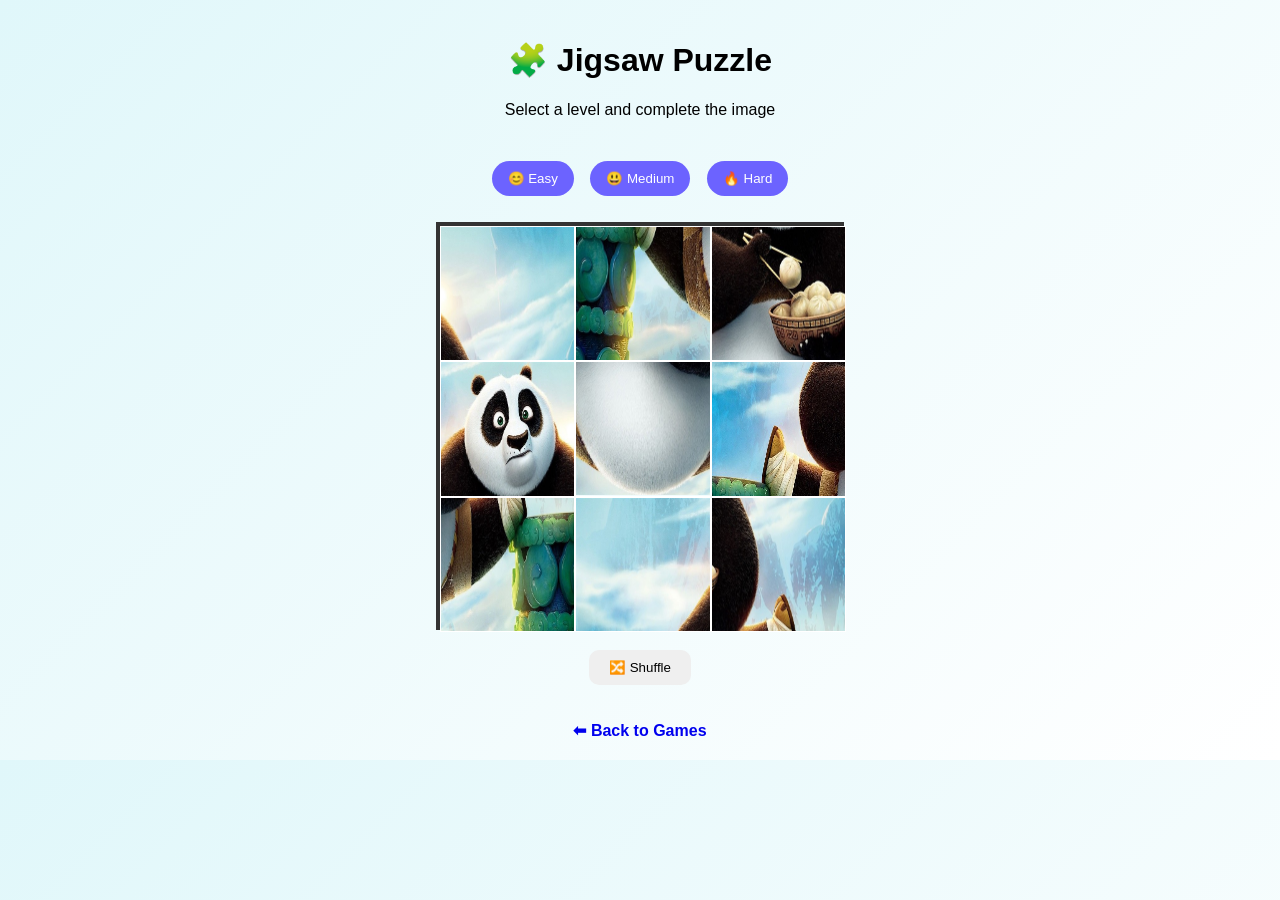
<file: games/jigsaw/index.html>
<!DOCTYPE html>
<html lang="en">
<head>
  <meta charset="UTF-8" />
  <meta name="viewport" content="width=device-width, initial-scale=1.0"/>
  <title>Jigsaw Puzzle</title>
  <link rel="stylesheet" href="style.css" />
</head>
<body>
  <header>
    <h1>🧩 Jigsaw Puzzle</h1>
    <p>Select a level and complete the image</p>
  </header>

  <div class="levels">
    <button onclick="setLevel('easy')">😊 Easy</button>
    <button onclick="setLevel('medium')">😃 Medium</button>
    <button onclick="setLevel('hard')">🔥 Hard</button>
  </div>

  <div id="board" class="puzzle-board"></div>
  <button id="shuffleBtn">🔀 Shuffle</button>
  <p id="message"></p>

  <a href="../../index.html" class="back-btn">⬅ Back to Games</a>

  <script src="game.js"></script>
</body>
</html>
</file>
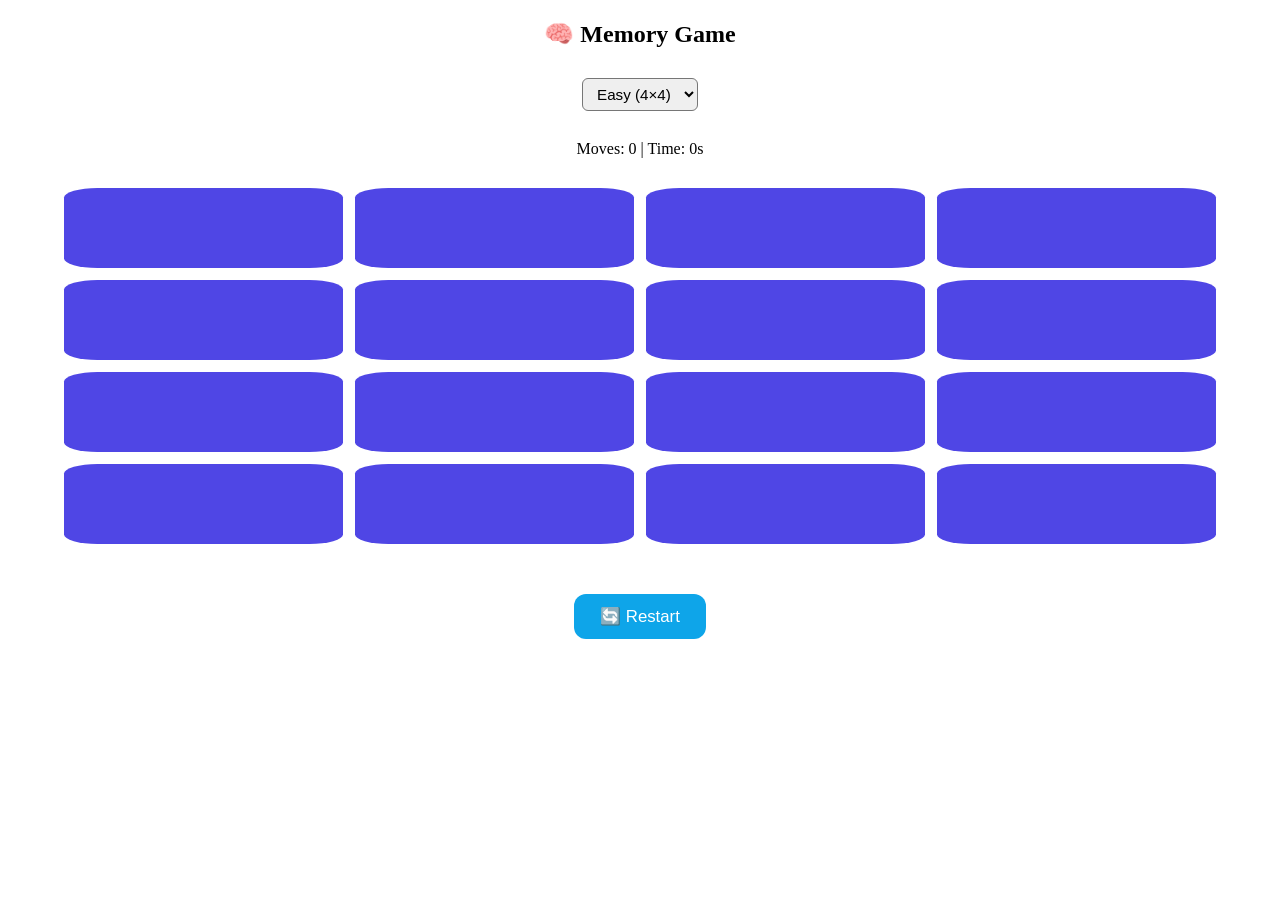
<file: games/memory/index.html>
<!DOCTYPE html>
<html lang="en">
<head>
  <meta charset="UTF-8"/>
  <meta name="viewport" content="width=device-width, initial-scale=1.0"/>
  <title>Memory Game</title>
  <link rel="stylesheet" href="style.css"/>
</head>
<body>
  <section class="memory-game">
    <h2>🧠 Memory Game</h2>
    <select id="level">
      <option value="4">Easy (4×4)</option>
      <option value="6">Hard (6×6)</option>
    </select>
    <p class="status">
      Moves: <span id="moves">0</span> | Time: <span id="time">0</span>s
    </p>
    <div class="grid" id="grid"></div>
    <button class="restart" id="restart">🔄 Restart</button>
  </section>

  <!-- Modal for win message -->
  <div id="winModal" class="modal hidden">
    <div class="modal-content">
      <p id="winMessage"></p>
      <button id="closeModal">OK</button>
    </div>
  </div>

  <script src="game.js"></script>
</body>
</html>
</file>
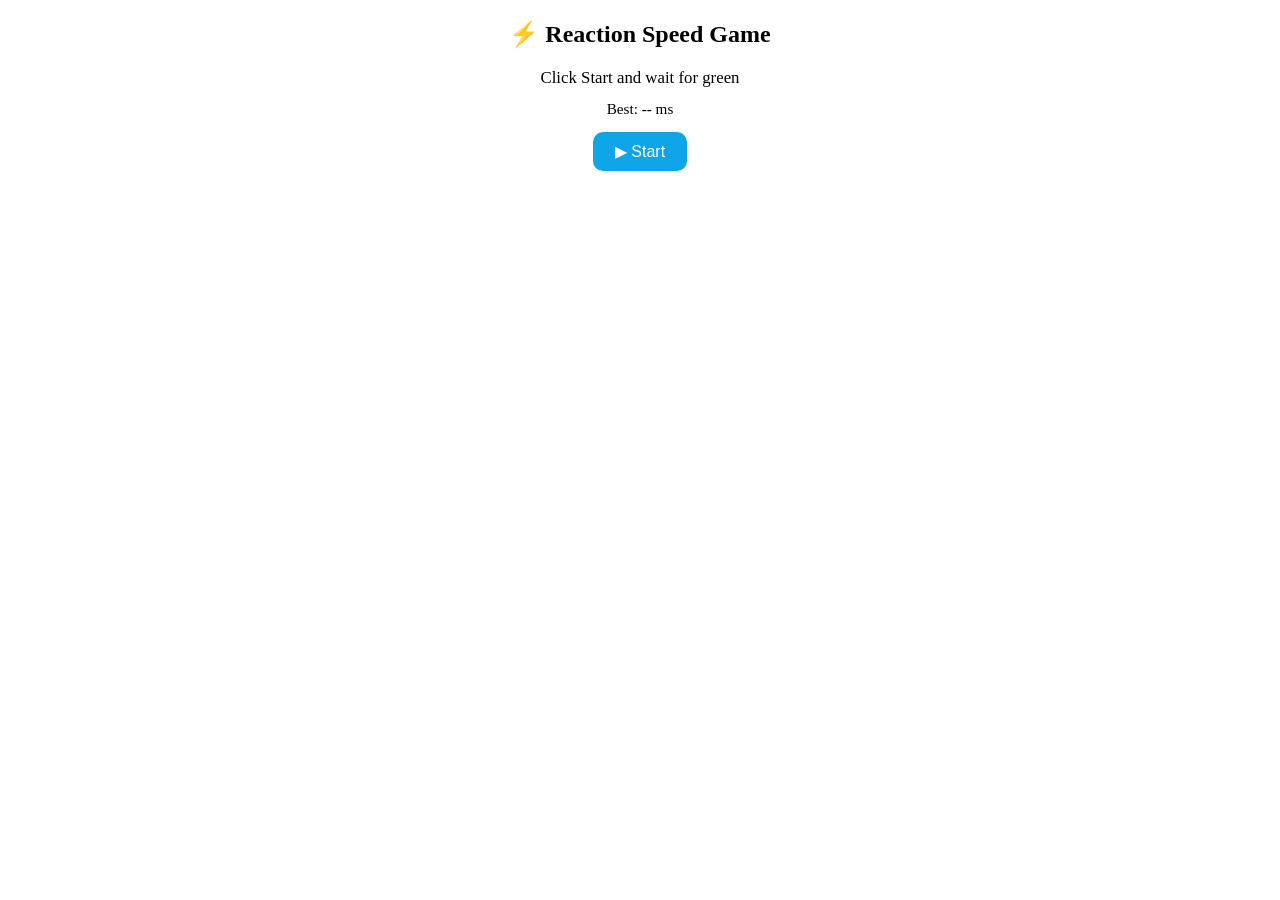
<file: games/reaction/index.html>
<!DOCTYPE html>
<html lang="en">
<head>
  <meta charset="UTF-8"/>
  <meta name="viewport" content="width=device-width, initial-scale=1.0"/>
  <title>Reaction Speed Game</title>
  <link rel="stylesheet" href="style.css"/>
</head>
<body>
  <section class="reaction-game">
    <h2>⚡ Reaction Speed Game</h2>
    <p id="message">Click Start and wait for green</p>
    <div class="stats">
      <span>Best: <strong id="best">--</strong> ms</span>
    </div>
    <button id="startBtn">▶ Start</button>
    <div id="box"></div>
  </section>
  <script src="game.js"></script>
</body>
</html>
</file>
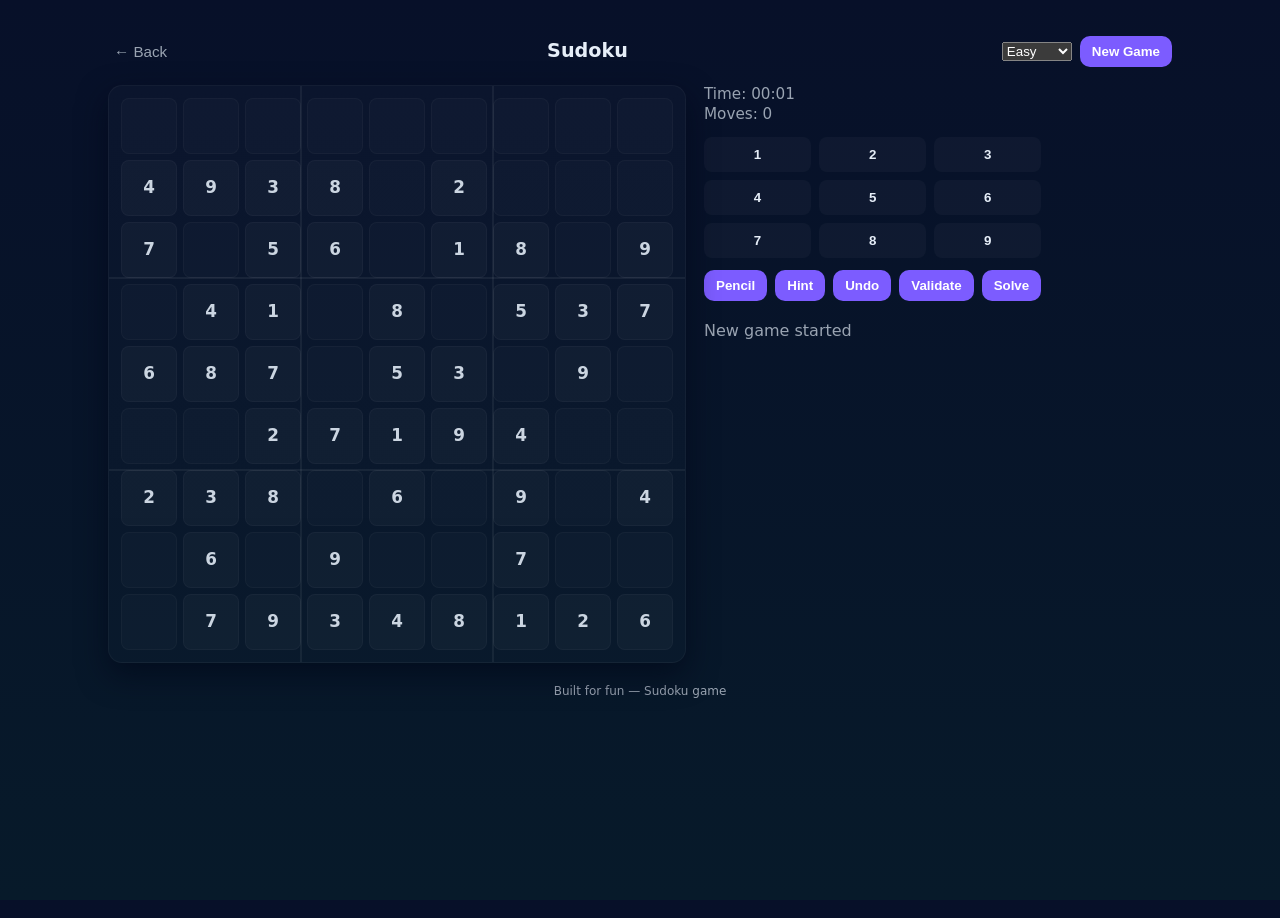
<file: games/sudoku/index.html>
<!doctype html>
<html lang="en">
<head>
  <meta charset="utf-8" />
  <meta name="viewport" content="width=device-width,initial-scale=1" />
  <title>Sudoku</title>
  <link rel="stylesheet" href="./style.css" />
</head>
<body>
  <main class="container" role="main">
    <header class="header">
      <button class="back" onclick="history.back()" aria-label="Back to hub">← Back</button>
      <h1>Sudoku</h1>
      <div class="meta">
        <label for="difficulty" class="visually-hidden">Difficulty</label>
        <select id="difficulty" aria-label="Select difficulty">
          <option value="easy">Easy</option>
          <option value="medium">Medium</option>
          <option value="hard">Hard</option>
        </select>
        <button id="newGame" class="btn">New Game</button>
      </div>
    </header>

    <section class="game-area" aria-label="Sudoku board and controls">
      <div id="board" class="board" role="grid" aria-label="Sudoku board"></div>

      <aside class="controls" aria-label="Controls">
        <div class="status">
          <div>Time: <span id="timer">00:00</span></div>
          <div>Moves: <span id="moves">0</span></div>
        </div>

        <div class="pad" role="group" aria-label="Number pad">
          <button class="num" data-num="1">1</button>
          <button class="num" data-num="2">2</button>
          <button class="num" data-num="3">3</button>
          <button class="num" data-num="4">4</button>
          <button class="num" data-num="5">5</button>
          <button class="num" data-num="6">6</button>
          <button class="num" data-num="7">7</button>
          <button class="num" data-num="8">8</button>
          <button class="num" data-num="9">9</button>
        </div>

        <div class="actions">
          <button id="pencil" class="btn">Pencil</button>
          <button id="hint" class="btn">Hint</button>
          <button id="undo" class="btn">Undo</button>
          <button id="validate" class="btn">Validate</button>
          <button id="solve" class="btn">Solve</button>
        </div>

        <div id="message" class="message" aria-live="polite"></div>
      </aside>
    </section>

    <footer class="footer">
      <small>Built for fun — Sudoku game</small>
    </footer>
  </main>

  <script src="./game.js" defer></script>
</body>
</html>
</file>
<file: games/jigsaw/style.css>
body {
  font-family: "Segoe UI", sans-serif;
  text-align: center;
  background: linear-gradient(135deg, #e0f7fa, #fff);
  margin: 0;
}

header { padding: 20px; }

.levels button {
  margin: 6px;
  padding: 10px 16px;
  border-radius: 20px;
  border: none;
  background: #6c63ff;
  color: white;
  cursor: pointer;
}

.puzzle-board {
  margin: 20px auto;
  display: grid;
  border: 4px solid #333;
  max-width: 90vw;
  max-height: 90vw;
}

.piece {
  background-repeat: no-repeat;
  border: 1px solid #fff;
  cursor: grab;
}

#shuffleBtn {
  padding: 10px 20px;
  border-radius: 10px;
  border: none;
  cursor: pointer;
}

#message {
  font-weight: bold;
  margin-top: 10px;
}

.back-btn {
  display: inline-block;
  margin: 20px;
  text-decoration: none;
  font-weight: bold;
}
</file>
<file: games/memory/style.css>
.memory-game { text-align: center; }

/* GRID */
.grid {
  display: grid;
  gap: 12px;
  max-width: 90vw;
  margin: 20px auto;
  padding: 10px;
}

/* CARD */
.card {
  width: 100%;
  min-height: 80px;
  font-size: 2.5rem;
  background: #4f46e5;
  color: #ffffff;
  border-radius: 12%;
  cursor: pointer;
  user-select: none;
  display: flex;
  align-items: center;
  justify-content: center;
  transition: transform 0.45s ease, background 0.3s ease;
}

.card.flipped { background: #6366f1; }
.card.matched { background: #22c55e; transform: scale(1.06); }

.status { margin: 14px 0; font-size: 1rem; font-weight: 500; }

#level {
  margin: 10px 0 15px;
  padding: 6px 10px;
  font-size: 0.95rem;
  border-radius: 6px;
}

.restart {
  margin-top: 20px;
  padding: 12px 26px;
  font-size: 1.05rem;
  border-radius: 12px;
  border: none;
  cursor: pointer;
  background: #0ea5e9;
  color: #ffffff;
}
.restart:hover { background: #0284c7; }

/* Modal */
.modal {
  position: fixed;
  top:0; left:0; width:100%; height:100%;
  background: rgba(0,0,0,0.6);
  display:flex; align-items:center; justify-content:center;
}
.modal.hidden { display:none; }
.modal-content {
  background:#fff; padding:20px; border-radius:10px;
  text-align:center;
}
</file>
<file: games/reaction/style.css>
.reaction-game {
  text-align: center;
}

#message {
  margin: 12px 0;
  font-size: 1.05rem;
}

.stats {
  margin-bottom: 14px;
  font-size: 0.95rem;
}

#startBtn {
  padding: 10px 22px;
  font-size: 1rem;
  border-radius: 10px;
  border: none;
  cursor: pointer;
  background: #0ea5e9;
  color: white;
}
#startBtn:hover { background: #0284c7; }

#box {
  width: 60vw;
  max-width: 300px;
  height: 60vw;
  max-height: 300px;
  margin: 25px auto;
  background: #ef4444;
  display: none;
  border-radius: 12px;
}
</file>
<file: games/sudoku/style.css>
:root{
  --bg: #071029;
  --panel: rgba(255,255,255,0.02);
  --accent: #7c5cff;
  --muted: #9aa4b2;
  --cell-size: 56px;
  --gap: 6px;
  color-scheme: dark;
  font-family: Inter, system-ui, "Segoe UI", Arial, sans-serif;
}

/* Reset and base */
* { box-sizing: border-box; }
html, body { height: 100%; margin: 0; }
body {
  background: linear-gradient(180deg, #071029 0%, #071a2a 100%);
  color: #e6eef8;
  -webkit-font-smoothing: antialiased;
  -moz-osx-font-smoothing: grayscale;
  line-height: 1.3;
}

/* Layout container */
.container {
  max-width: 1100px;
  margin: 18px auto;
  padding: 18px;
}

/* Header */
.header {
  display: flex;
  gap: 12px;
  align-items: center;
  justify-content: space-between;
}
.header h1 { margin: 0; font-size: 1.2rem; font-weight: 600; }
.back {
  background: transparent;
  border: none;
  color: var(--muted);
  cursor: pointer;
  font-size: 0.95rem;
}

/* Meta controls */
.meta { display: flex; gap: 8px; align-items: center; }
.btn {
  background: var(--accent);
  border: none;
  color: white;
  padding: 8px 12px;
  border-radius: 10px;
  cursor: pointer;
  font-weight: 600;
}
.btn:active { transform: translateY(1px); }

/* Game area */
.game-area {
  display: flex;
  gap: 18px;
  align-items: flex-start;
  margin-top: 18px;
}

/* Board container */
.board {
  display: grid;
  grid-template-columns: repeat(9, var(--cell-size));
  grid-template-rows: repeat(9, var(--cell-size));
  gap: var(--gap);
  padding: 12px;
  border-radius: 14px;
  background: linear-gradient(180deg, rgba(255,255,255,0.02), rgba(255,255,255,0.01));
  border: 1px solid rgba(255,255,255,0.04);
  box-shadow: 0 12px 30px rgba(2,6,23,0.6);
  position: relative;
}

/* Cell base */
.cell {
  width: var(--cell-size);
  height: var(--cell-size);
  display: flex;
  align-items: center;
  justify-content: center;
  background: rgba(255,255,255,0.02);
  border-radius: 8px;
  font-size: 1.05rem;
  font-weight: 600;
  color: #e6eef8;
  cursor: pointer;
  position: relative;
  user-select: none;
  outline: none;
  border: 1px solid rgba(255,255,255,0.03);
  transition: transform .12s ease, box-shadow .12s ease, background .12s ease;
}
.cell:focus { box-shadow: 0 8px 20px rgba(124,92,255,0.12); transform: translateY(-2px); }

/* Prefilled and selected states */
.cell.prefilled { background: rgba(255,255,255,0.03); color: #cbd5e1; cursor: default; }
.cell.selected { outline: 3px solid rgba(124,92,255,0.14); }
.cell.error { background: rgba(239,68,68,0.12); color: #ffb4b4; }

/* Pencil marks grid inside a cell */
.pencil {
  position: absolute;
  left: 6px;
  top: 6px;
  right: 6px;
  bottom: 6px;
  display: grid;
  grid-template-columns: repeat(3, 1fr);
  gap: 2px;
  font-size: 0.62rem;
  color: var(--muted);
  align-items: center;
  justify-items: center;
  pointer-events: none;
}
.pencil span { opacity: 0.95; }

/* Controls column */
.controls {
  display: flex;
  flex-direction: column;
  gap: 12px;
  min-width: 220px;
}

/* Number pad */
.pad {
  display: grid;
  grid-template-columns: repeat(3, 1fr);
  gap: 8px;
}
.num {
  padding: 10px;
  border-radius: 8px;
  border: none;
  background: rgba(255,255,255,0.03);
  color: inherit;
  cursor: pointer;
  font-weight: 700;
}
.num:active { transform: translateY(1px); }

/* Actions */
.actions {
  display: flex;
  flex-wrap: wrap;
  gap: 8px;
}

/* Status and message */
.status { color: var(--muted); font-size: 0.95rem; }
.message { min-height: 36px; color: var(--muted); margin-top: 8px; }

/* Footer */
.footer { margin-top: 18px; color: var(--muted); text-align: center; font-size: 0.9rem; }

/* Draw thicker 3x3 separators using pseudo-elements on the board */
.board::before,
.board::after {
  content: "";
  position: absolute;
  left: 0;
  top: 0;
  width: 100%;
  height: 100%;
  pointer-events: none;
}

/* vertical separators at 33.333% and 66.666% */
.board::before {
  background-image:
    linear-gradient(to right, transparent calc(33.333% - 1px), rgba(255,255,255,0.06) calc(33.333% - 1px), rgba(255,255,255,0.06) calc(33.333% + 1px), transparent calc(33.333% + 1px)),
    linear-gradient(to right, transparent calc(66.666% - 1px), rgba(255,255,255,0.06) calc(66.666% - 1px), rgba(255,255,255,0.06) calc(66.666% + 1px), transparent calc(66.666% + 1px));
  background-repeat: no-repeat;
}

/* horizontal separators at 33.333% and 66.666% */
.board::after {
  background-image:
    linear-gradient(to bottom, transparent calc(33.333% - 1px), rgba(255,255,255,0.06) calc(33.333% - 1px), rgba(255,255,255,0.06) calc(33.333% + 1px), transparent calc(33.333% + 1px)),
    linear-gradient(to bottom, transparent calc(66.666% - 1px), rgba(255,255,255,0.06) calc(66.666% - 1px), rgba(255,255,255,0.06) calc(66.666% + 1px), transparent calc(66.666% + 1px));
  background-repeat: no-repeat;
}

/* Reduced motion */
@media (prefers-reduced-motion: reduce) {
  .cell, .num, .btn { transition: none !important; animation: none !important; }
}

/* Responsive adjustments */
@media (max-width: 920px) {
  .game-area { flex-direction: column; align-items: center; }
  .controls { width: 100%; max-width: 420px; }
  :root { --cell-size: 44px; }
}

/* Small screens */
@media (max-width: 420px) {
  :root { --cell-size: 36px; }
  .pad { gap: 6px; }
  .num { padding: 8px; font-weight: 700; }
}

/* Accessibility helpers */
.visually-hidden {
  position: absolute !important;
  height: 1px; width: 1px;
  overflow: hidden; clip: rect(1px, 1px, 1px, 1px);
  white-space: nowrap;
}
</file>
